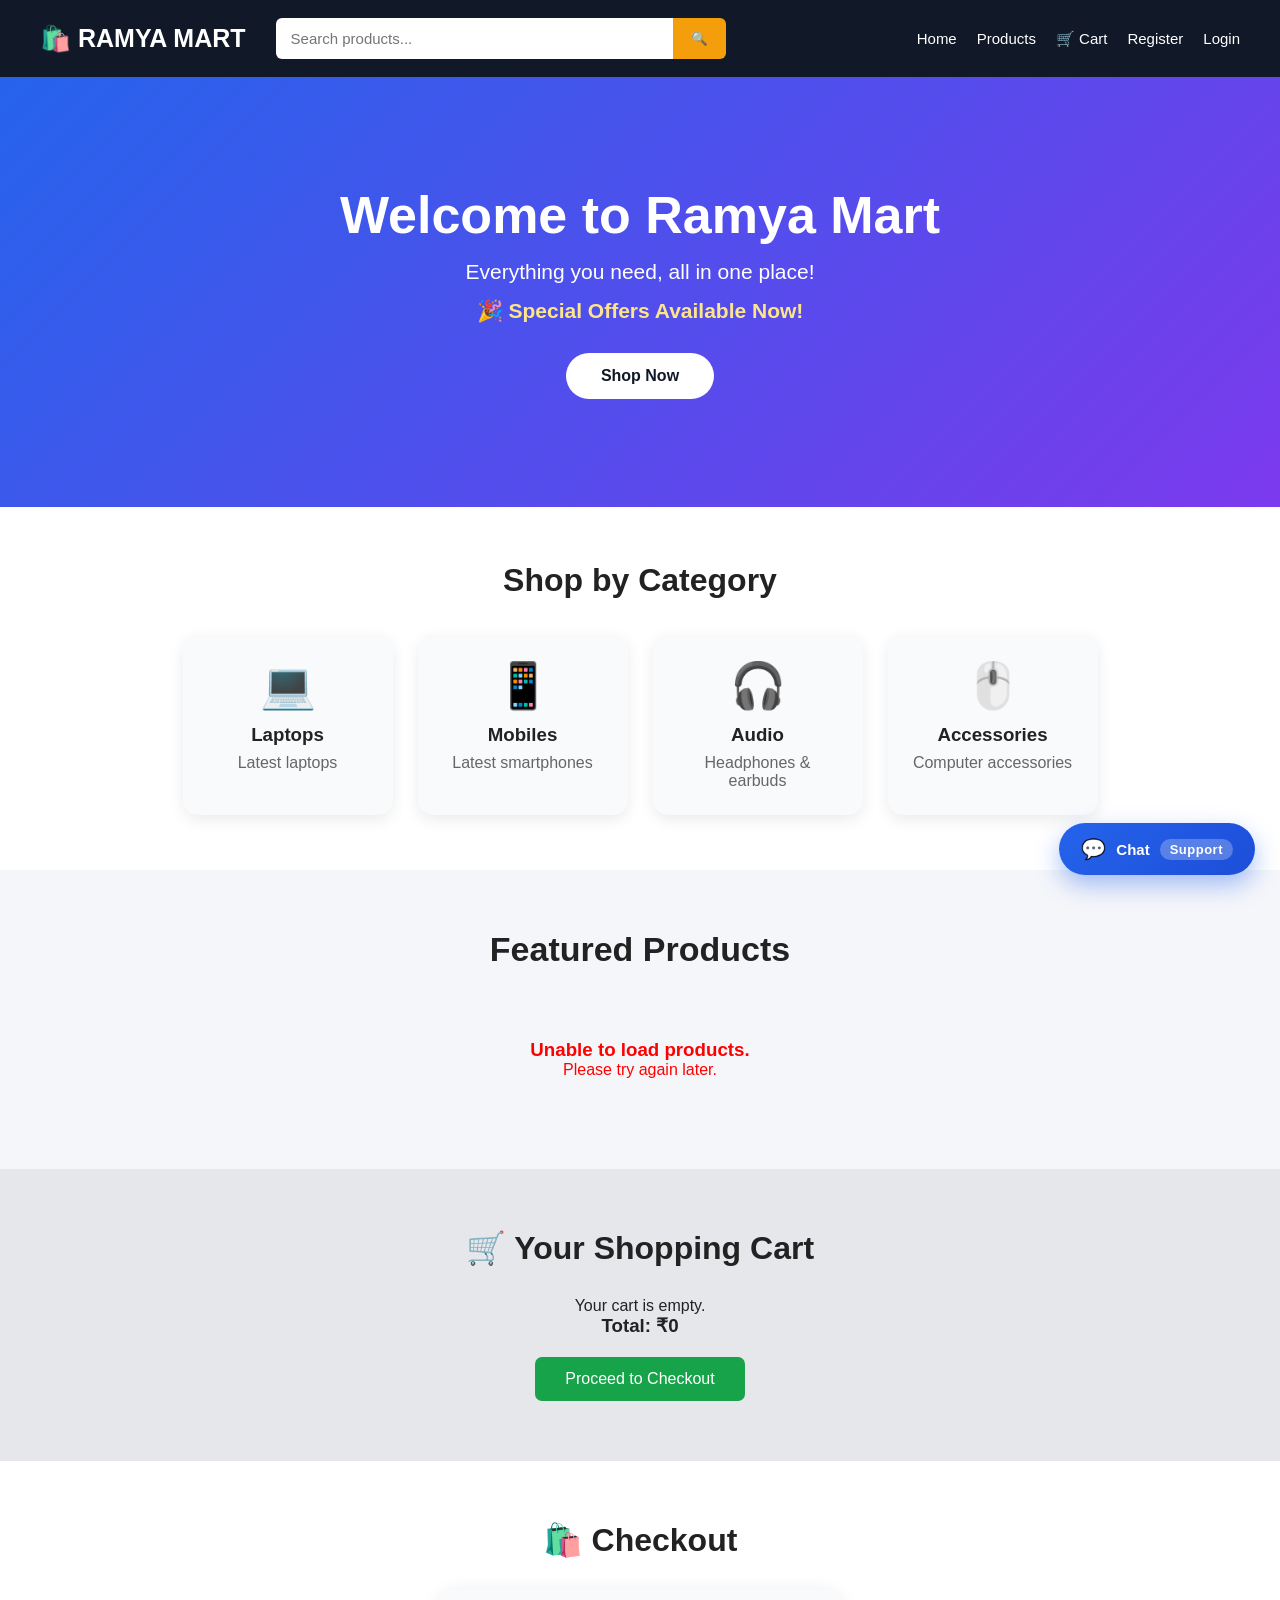
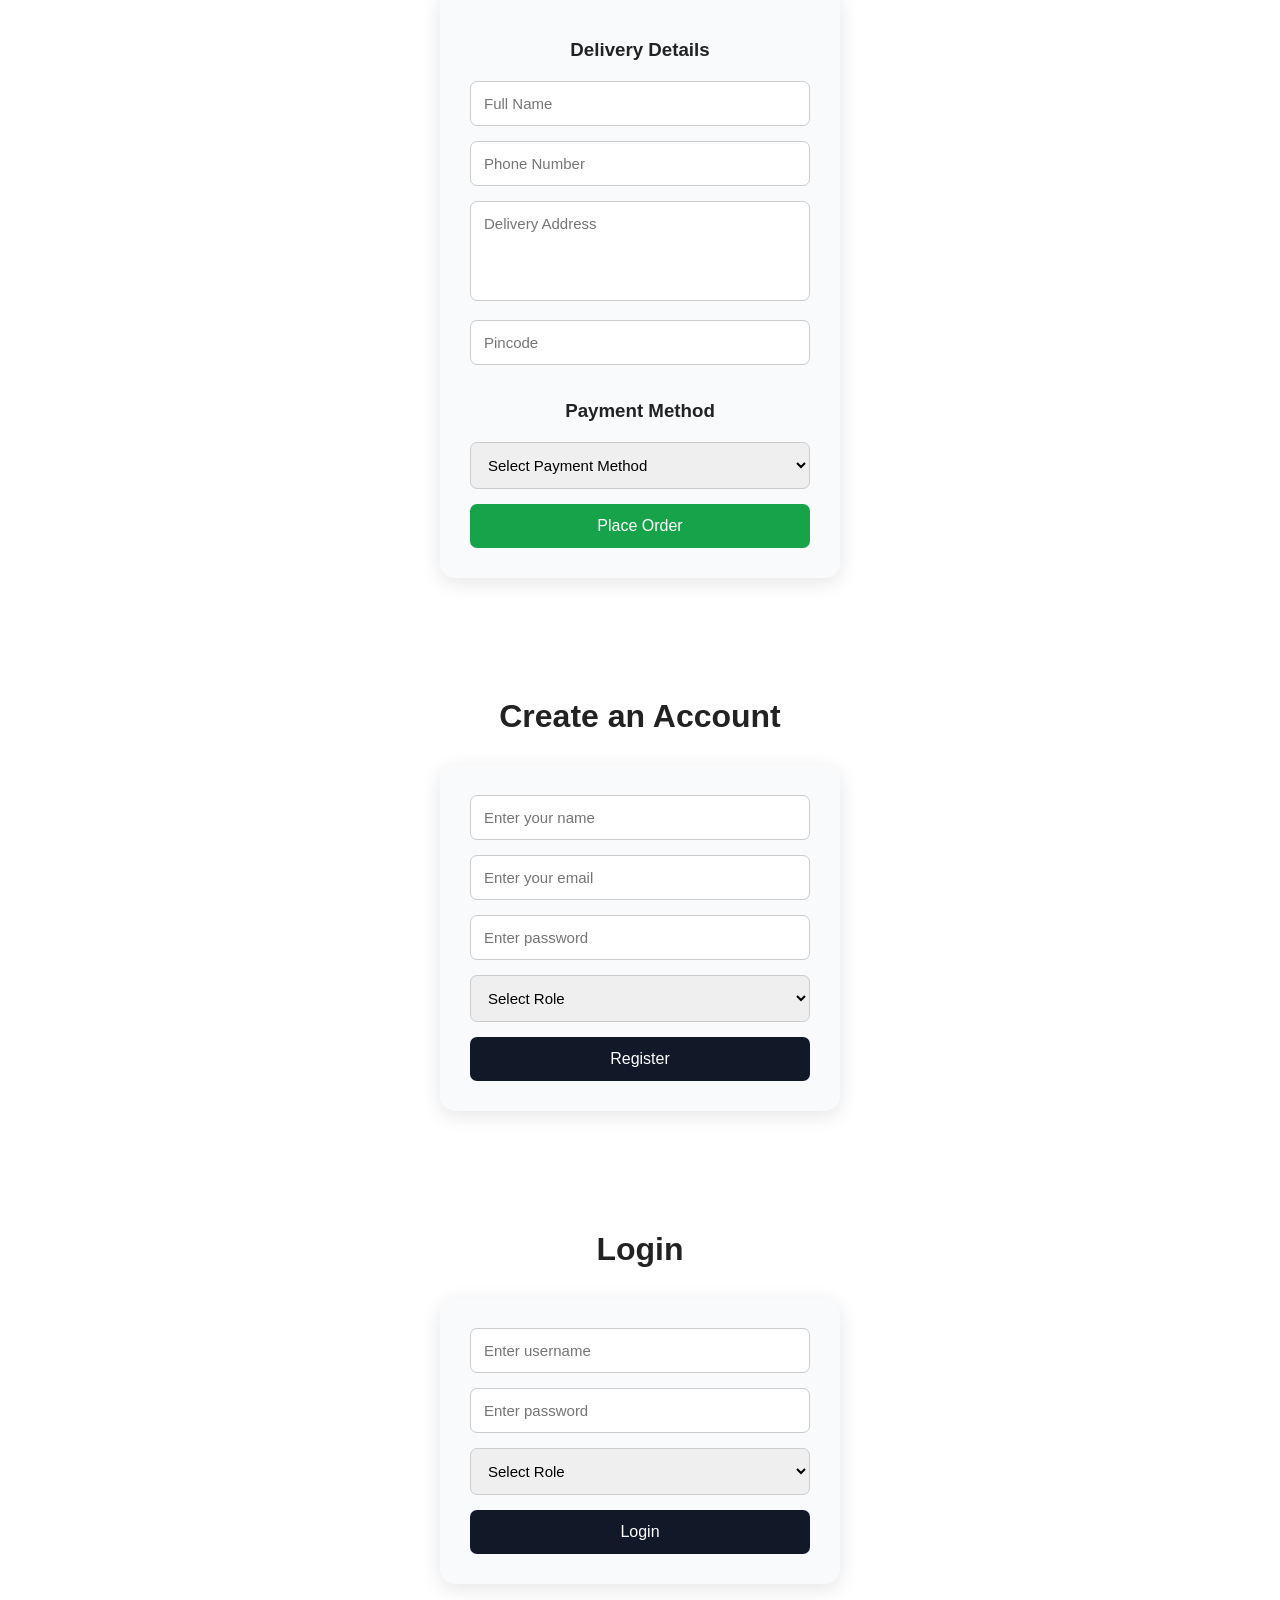
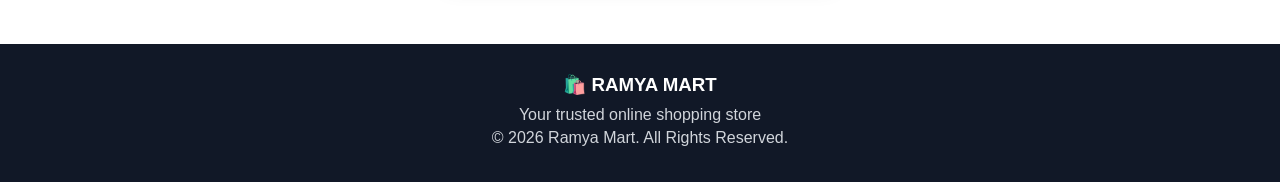
<file: frontend/index.html>
<!DOCTYPE html>
<html lang="en">

<head>
    <meta charset="UTF-8">
    <meta name="viewport" content="width=device-width, initial-scale=1.0">

    <title>Ramya Mart - Online Shopping</title>

    <link rel="stylesheet" href="style.css">
</head>

<body>

    <!-- ================= NAVIGATION ================= -->

    <header>

        <div class="logo">
            🛍️ RAMYA MART
        </div>

        <div class="search-box">

            <input
                type="text"
                id="searchInput"
                placeholder="Search products..."
            >

            <button onclick="searchProducts()">
                🔍
            </button>

        </div>

        <nav>

            <a href="#home">Home</a>

            <a href="#products">Products</a>

            <a href="#cart">🛒 Cart</a>

            <a href="#register">Register</a>

            <a href="#login">Login</a>

        </nav>

    </header>


    <!-- ================= HOME ================= -->

    <section id="home" class="hero">

        <div class="hero-content">

            <h1>
                Welcome to Ramya Mart
            </h1>

            <p>
                Everything you need, all in one place!
            </p>

            <p class="offer">
                🎉 Special Offers Available Now!
            </p>

            <a href="#products" class="shop-btn">
                Shop Now
            </a>

        </div>

    </section>


    <!-- ================= CATEGORIES ================= -->

    <section id="categories" class="categories">

        <h2>
            Shop by Category
        </h2>

        <div class="category-container">

            <div
                class="category-card"
                onclick="showCategory('Laptops')"
            >

                💻

                <h3>
                    Laptops
                </h3>

                <p>
                    Latest laptops
                </p>

            </div>


            <div
                class="category-card"
                onclick="showCategory('Mobiles')"
            >

                📱

                <h3>
                    Mobiles
                </h3>

                <p>
                    Latest smartphones
                </p>

            </div>


            <div
                class="category-card"
                onclick="showCategory('Audio')"
            >

                🎧

                <h3>
                    Audio
                </h3>

                <p>
                    Headphones & earbuds
                </p>

            </div>


            <div
                class="category-card"
                onclick="showCategory('Accessories')"
            >

                🖱️

                <h3>
                    Accessories
                </h3>

                <p>
                    Computer accessories
                </p>

            </div>

        </div>

    </section>


    <!-- ================= PRODUCTS ================= -->

    <section id="products" class="products">

        <h2>
            Featured Products
        </h2>

        <!-- IMPORTANT:
             JavaScript will load products here
        -->

        <div class="product-container">

            <p>
                Loading products...
            </p>

        </div>

    </section>


    <!-- ================= CART ================= -->

    <section id="cart" class="cart-section">

        <h2>
            🛒 Your Shopping Cart
        </h2>


        <div id="cart-items">

            <p>
                Your cart is empty.
            </p>

        </div>


        <h3 id="cart-total">
            Total: ₹0
        </h3>


        <button
            onclick="checkout()"
            class="checkout-btn"
        >
            Proceed to Checkout
        </button>

    </section>


    <!-- ================= CHECKOUT ================= -->

    <section
        id="checkout"
        class="checkout-section"
    >

        <h2>
            🛍️ Checkout
        </h2>


        <form
            onsubmit="placeOrder(event)"
        >

            <h3>
                Delivery Details
            </h3>


            <!-- CUSTOMER NAME -->

            <input
                type="text"
                id="customerName"
                placeholder="Full Name"
                required
            >


            <!-- PHONE -->

            <input
                type="tel"
                id="phone"
                placeholder="Phone Number"
                required
            >


            <!-- ADDRESS -->

            <textarea
                id="address"
                placeholder="Delivery Address"
                required
            ></textarea>


            <!-- PINCODE -->

            <input
                type="text"
                id="pincode"
                placeholder="Pincode"
                required
            >


            <h3>
                Payment Method
            </h3>


            <!-- PAYMENT -->

            <select
                id="paymentMethod"
                required
            >

                <option value="">
                    Select Payment Method
                </option>

                <option value="Cash on Delivery">
                    Cash on Delivery
                </option>

                <option value="UPI">
                    UPI
                </option>

                <option value="Card">
                    Credit / Debit Card
                </option>

            </select>


            <!-- PLACE ORDER -->

            <button
                type="submit"
            >
                Place Order
            </button>

        </form>

    </section>


    <!-- ================= REGISTER ================= -->

    <section
        id="register"
        class="form-section"
    >

        <h2>
            Create an Account
        </h2>


        <form
            onsubmit="registerUser(event)"
        >

            <input
                type="text"
                id="name"
                placeholder="Enter your name"
                required
            >


            <input
                type="email"
                id="email"
                placeholder="Enter your email"
                required
            >


            <input
                type="password"
                id="password"
                placeholder="Enter password"
                required
            >


            <select
                id="role"
                required
            >

                <option value="">
                    Select Role
                </option>

                <option value="Buyer">
                    Buyer
                </option>

                <option value="Seller">
                    Seller
                </option>

            </select>


            <button
                type="submit"
            >
                Register
            </button>

        </form>

    </section>


    <!-- ================= LOGIN ================= -->

    <section
        id="login"
        class="form-section"
    >

        <h2>
            Login
        </h2>


        <form
            onsubmit="loginUser(event)"
        >

            <input
                type="text"
                id="username"
                placeholder="Enter username"
                required
            >


            <input
                type="password"
                id="loginPassword"
                placeholder="Enter password"
                required
            >


            <select
                id="loginRole"
                required
            >

                <option value="">
                    Select Role
                </option>

                <option value="Buyer">
                    Buyer
                </option>

                <option value="Seller">
                    Seller
                </option>

                <option value="Admin">
                    Admin
                </option>

            </select>


            <button
                type="submit"
            >
                Login
            </button>

        </form>

    </section>


    <!-- ================= FOOTER ================= -->

    <footer>

        <h3>
            🛍️ RAMYA MART
        </h3>

        <p>
            Your trusted online shopping store
        </p>

        <p>
            © 2026 Ramya Mart. All Rights Reserved.
        </p>

    </footer>


    <!-- ================= CHAT BOX WIDGET ================= -->

    <div id="chatWidget" class="chat-widget">

        <!-- Floating Chat Button -->
        <button
            id="chatToggleBtn"
            class="chat-toggle-btn"
            type="button"
            onclick="toggleChat()"
            aria-label="Open Chat Support"
        >
            <span class="chat-icon">💬</span>
            <span>Chat</span>
            <span class="chat-badge">Support</span>
        </button>

        <!-- Chat Popup Window -->
        <div id="chatWindow" class="chat-window" style="display: none;">

            <div class="chat-header">
                <div class="chat-header-info">
                    <span class="chat-avatar">🛍️</span>
                    <div>
                        <h4>Ramya Mart Assistant</h4>
                        <span class="chat-status">
                            <span class="status-dot"></span> Online
                        </span>
                    </div>
                </div>

                <button
                    type="button"
                    class="chat-close-btn"
                    onclick="toggleChat()"
                    aria-label="Close Chat"
                >
                    ✕
                </button>
            </div>

            <div id="chatMessages" class="chat-messages">
                <div class="chat-msg bot-msg">
                    <div class="msg-bubble">
                        👋 Hi! Welcome to <strong>Ramya Mart</strong>! How can I assist you with your shopping today?
                    </div>
                    <span class="msg-time">Just now</span>
                </div>
            </div>

            <!-- Quick Suggestions -->
            <div class="chat-suggestions">
                <button type="button" class="suggestion-chip" onclick="sendQuickReply('What products do you have?')">🛍️ Products</button>
                <button type="button" class="suggestion-chip" onclick="sendQuickReply('Show laptops')">💻 Laptops</button>
                <button type="button" class="suggestion-chip" onclick="sendQuickReply('Show mobiles')">📱 Mobiles</button>
                <button type="button" class="suggestion-chip" onclick="sendQuickReply('What payment methods are supported?')">💳 Payments</button>
                <button type="button" class="suggestion-chip" onclick="sendQuickReply('How do I track my order?')">📦 Order Tracking</button>
                <button type="button" class="suggestion-chip" onclick="sendQuickReply('Contact customer support')">📞 Support</button>
            </div>

            <form id="chatForm" class="chat-input-area" onsubmit="handleChatSubmit(event)">
                <input
                    type="text"
                    id="chatInput"
                    placeholder="Type a message..."
                    autocomplete="off"
                    required
                >
                <button
                    type="submit"
                    id="chatSendBtn"
                    aria-label="Send message"
                >
                    ➤
                </button>
            </form>

        </div>

    </div>


    <!-- ================= JAVASCRIPT ================= -->

    <script src="script.js"></script>

</body>

</html>
</file>
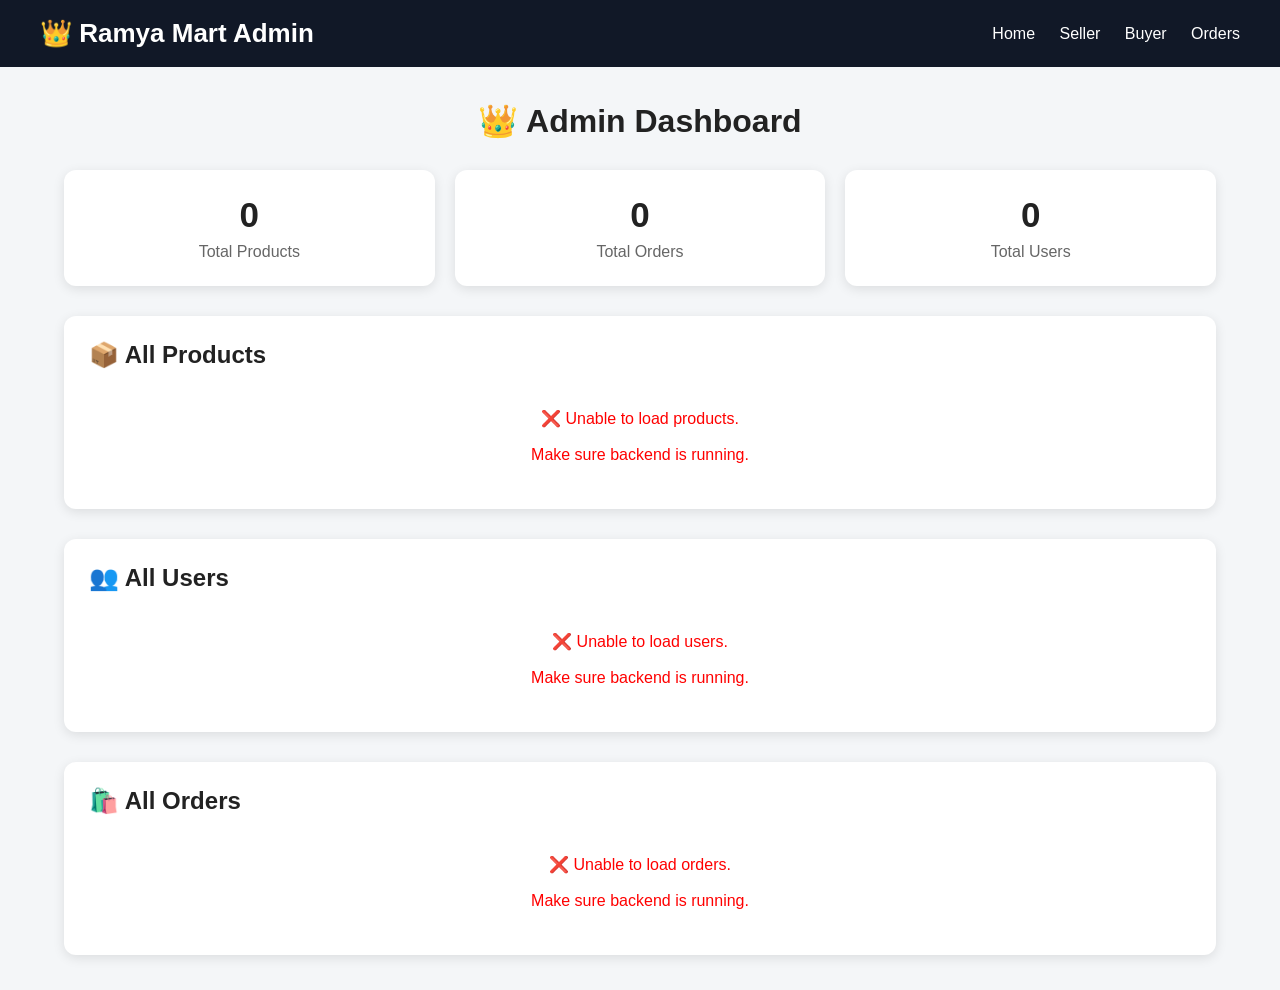
<file: frontend/admin.html>
<!DOCTYPE html>
<html lang="en">

<head>

    <meta charset="UTF-8">

    <meta name="viewport"
          content="width=device-width, initial-scale=1.0">

    <title>Admin Dashboard - Ramya Mart</title>

    <style>

        * {
            box-sizing: border-box;
            margin: 0;
            padding: 0;
            font-family: Arial, sans-serif;
        }

        body {
            background: #f4f6f8;
            color: #222;
        }

        header {
            background: #111827;
            color: white;
            padding: 18px 40px;

            display: flex;
            justify-content: space-between;
            align-items: center;
        }

        .logo {
            font-size: 26px;
            font-weight: bold;
        }

        nav a {
            color: white;
            text-decoration: none;
            margin-left: 20px;
        }

        nav a:hover {
            color: #60a5fa;
        }

        .container {
            width: 90%;
            max-width: 1200px;
            margin: 35px auto;
        }

        h1 {
            text-align: center;
            margin-bottom: 30px;
        }

        .section {
            background: white;
            padding: 25px;
            border-radius: 12px;

            box-shadow:
                0 3px 12px rgba(0,0,0,0.1);

            margin-bottom: 30px;
        }

        .section h2 {
            margin-bottom: 20px;
        }

        .stats {
            display: grid;

            grid-template-columns:
                repeat(auto-fit, minmax(200px, 1fr));

            gap: 20px;

            margin-bottom: 30px;
        }

        .stat-card {
            background: white;

            padding: 25px;

            border-radius: 12px;

            text-align: center;

            box-shadow:
                0 3px 12px rgba(0,0,0,0.1);
        }

        .stat-card h2 {
            font-size: 35px;
            margin-bottom: 8px;
        }

        .stat-card p {
            color: #666;
        }

        .table-container {
            overflow-x: auto;
        }

        table {
            width: 100%;
            border-collapse: collapse;
        }

        th,
        td {
            padding: 12px;
            border-bottom: 1px solid #ddd;
            text-align: left;
        }

        th {
            background: #111827;
            color: white;
        }

        tr:hover {
            background: #f9fafb;
        }

        .delete-btn {
            background: #dc2626;
            color: white;

            border: none;

            padding: 8px 12px;

            border-radius: 6px;

            cursor: pointer;
        }

        .delete-btn:hover {
            background: #b91c1c;
        }

        .status-select {
            padding: 8px;

            border: 1px solid #ccc;

            border-radius: 6px;

            background: white;

            cursor: pointer;
        }

        .update-btn {
            background: #2563eb;
            color: white;

            border: none;

            padding: 8px 12px;

            border-radius: 6px;

            cursor: pointer;

            margin-left: 5px;
        }

        .update-btn:hover {
            background: #1d4ed8;
        }

        .loading {
            text-align: center;
            padding: 20px;
        }

        .error {
            color: red;
            text-align: center;
            padding: 20px;
        }

        .user-role {
            padding: 5px 10px;

            border-radius: 12px;

            background: #e5e7eb;
        }

    </style>

</head>


<body>


<header>

    <div class="logo">
        👑 Ramya Mart Admin
    </div>

    <nav>

        <a href="index.html">
            Home
        </a>

        <a href="seller.html">
            Seller
        </a>

        <a href="buyer.html">
            Buyer
        </a>

        <a href="orders.html">
            Orders
        </a>

    </nav>

</header>


<div class="container">


    <h1>
        👑 Admin Dashboard
    </h1>


    <!-- =====================================
         STATISTICS
    ====================================== -->

    <div class="stats">


        <div class="stat-card">

            <h2 id="productCount">
                0
            </h2>

            <p>
                Total Products
            </p>

        </div>


        <div class="stat-card">

            <h2 id="orderCount">
                0
            </h2>

            <p>
                Total Orders
            </p>

        </div>


        <div class="stat-card">

            <h2 id="userCount">
                0
            </h2>

            <p>
                Total Users
            </p>

        </div>


    </div>


    <!-- =====================================
         PRODUCTS
    ====================================== -->

    <div class="section">

        <h2>
            📦 All Products
        </h2>

        <div
            id="productsContainer"
            class="table-container">

            <div class="loading">
                Loading products...
            </div>

        </div>

    </div>


    <!-- =====================================
         USERS
    ====================================== -->

    <div class="section">

        <h2>
            👥 All Users
        </h2>

        <div
            id="usersContainer"
            class="table-container">

            <div class="loading">
                Loading users...
            </div>

        </div>

    </div>


    <!-- =====================================
         ORDERS
    ====================================== -->

    <div class="section">

        <h2>
            🛍️ All Orders
        </h2>

        <div
            id="ordersContainer"
            class="table-container">

            <div class="loading">
                Loading orders...
            </div>

        </div>

    </div>


</div>


<script>

const API_BASE = (window.location.hostname === "localhost" || window.location.hostname === "127.0.0.1")
    ? (window.location.port === "8080" ? "/api" : "http://localhost:8080/api")
    : (window.location.hostname === "ramyamart-backend.onrender.com" ? "/api" : "https://ramyamart-backend.onrender.com/api");

// =====================================
// LOAD PRODUCTS
// =====================================

async function loadProducts() {

    const container =
        document.getElementById(
            "productsContainer"
        );

    try {

        const response =
            await fetch(
                `${API_BASE}/products`
            );

        if (!response.ok) {

            throw new Error(
                "Products loading failed"
            );
        }

        const products =
            await response.json();


        document.getElementById(
            "productCount"
        ).innerText =
            products.length;


        if (products.length === 0) {

            container.innerHTML =
                "<p>No products available.</p>";

            return;
        }


        let table = `

            <table>

                <tr>

                    <th>ID</th>

                    <th>Product</th>

                    <th>Brand</th>

                    <th>Category</th>

                    <th>Price</th>

                    <th>Stock</th>

                    <th>Action</th>

                </tr>

        `;


        products.forEach(
            function(product) {

                table += `

                    <tr>

                        <td>
                            ${product.id}
                        </td>

                        <td>
                            ${product.name}
                        </td>

                        <td>
                            ${product.brand || "N/A"}
                        </td>

                        <td>
                            ${product.category}
                        </td>

                        <td>
                            ₹${Number(
                                product.price
                            ).toLocaleString("en-IN")}
                        </td>

                        <td>
                            ${product.stock}
                        </td>

                        <td>

                            <button
                                class="delete-btn"
                                onclick="
                                    deleteProduct(
                                        ${product.id}
                                    )
                                "
                            >
                                🗑️ Delete
                            </button>

                        </td>

                    </tr>

                `;

            }
        );


        table += `
            </table>
        `;


        container.innerHTML =
            table;

    }
    catch (error) {

        console.error(error);

        container.innerHTML = `

            <div class="error">

                ❌ Unable to load products.

                <br><br>

                Make sure backend is running.

            </div>

        `;

    }

}



// =====================================
// DELETE PRODUCT
// =====================================

async function deleteProduct(id) {

    const confirmDelete =
        confirm(
            "Are you sure you want to delete this product?"
        );


    if (!confirmDelete) {
        return;
    }


    try {

        const response =
            await fetch(
                `${API_BASE}/products/${id}`,
                {
                    method: "DELETE"
                }
            );


        const message =
            await response.text();


        if (response.ok) {

            alert(
                "🗑️ " + message
            );

            loadProducts();

        }
        else {

            alert(
                "❌ " + message
            );

        }

    }
    catch (error) {

        console.error(error);

        alert(
            "❌ Backend is not connected!"
        );

    }

}



// =====================================
// LOAD USERS
// =====================================

async function loadUsers() {

    const container =
        document.getElementById(
            "usersContainer"
        );

    try {

        const response =
            await fetch(
                `${API_BASE}/users`
            );


        if (!response.ok) {

            throw new Error(
                "Users loading failed"
            );

        }


        const users =
            await response.json();


        document.getElementById(
            "userCount"
        ).innerText =
            users.length;


        if (users.length === 0) {

            container.innerHTML =
                "<p>No users registered.</p>";

            return;
        }


        let table = `

            <table>

                <tr>

                    <th>ID</th>

                    <th>Username</th>

                    <th>Email</th>

                    <th>Role</th>

                </tr>

        `;


        users.forEach(
            function(user) {

                table += `

                    <tr>

                        <td>
                            ${user.id}
                        </td>

                        <td>
                            ${user.username}
                        </td>

                        <td>
                            ${user.email || "N/A"}
                        </td>

                        <td>

                            <span class="user-role">

                                ${user.role}

                            </span>

                        </td>

                    </tr>

                `;

            }
        );


        table += `
            </table>
        `;


        container.innerHTML =
            table;

    }
    catch (error) {

        console.error(error);

        container.innerHTML = `

            <div class="error">

                ❌ Unable to load users.

                <br><br>

                Make sure backend is running.

            </div>

        `;

    }

}



// =====================================
// LOAD ORDERS
// =====================================

async function loadOrders() {

    const container =
        document.getElementById(
            "ordersContainer"
        );


    try {

        const response =
            await fetch(
                `${API_BASE}/orders`
            );


        if (!response.ok) {

            throw new Error(
                "Orders loading failed"
            );

        }


        const orders =
            await response.json();


        document.getElementById(
            "orderCount"
        ).innerText =
            orders.length;


        if (orders.length === 0) {

            container.innerHTML =
                "<p>No orders available.</p>";

            return;
        }


        let table = `

            <table>

                <tr>

                    <th>
                        Order ID
                    </th>

                    <th>
                        Customer
                    </th>

                    <th>
                        Product
                    </th>

                    <th>
                        Price
                    </th>

                    <th>
                        Quantity
                    </th>

                    <th>
                        Payment
                    </th>

                    <th>
                        Status
                    </th>

                </tr>

        `;


        orders.forEach(
            function(order) {

                table += `

                    <tr>

                        <td>
                            #${order.id}
                        </td>

                        <td>
                            ${order.customerName}
                        </td>

                        <td>
                            ${order.productName}
                        </td>

                        <td>
                            ₹${Number(
                                order.price
                            ).toLocaleString("en-IN")}
                        </td>

                        <td>
                            ${order.quantity}
                        </td>

                        <td>
                            ${order.paymentMethod}
                        </td>

                        <td>

                            <select
                                id="status-${order.id}"
                                class="status-select"
                            >

                                <option value="Order Placed">
                                    Order Placed
                                </option>

                                <option value="Confirmed">
                                    Confirmed
                                </option>

                                <option value="Shipped">
                                    Shipped
                                </option>

                                <option value="Out for Delivery">
                                    Out for Delivery
                                </option>

                                <option value="Delivered">
                                    Delivered
                                </option>

                                <option value="Cancelled">
                                    Cancelled
                                </option>

                            </select>


                            <button
                                class="update-btn"
                                onclick="
                                    updateOrderStatus(
                                        ${order.id}
                                    )
                                "
                            >
                                Save
                            </button>

                        </td>

                    </tr>

                `;

            }
        );


        table += `
            </table>
        `;


        container.innerHTML =
            table;


        // Set current status
        orders.forEach(
            function(order) {

                const select =
                    document.getElementById(
                        "status-" + order.id
                    );


                if (select) {

                    select.value =
                        order.status ||
                        "Order Placed";

                }

            }
        );

    }
    catch (error) {

        console.error(error);

        container.innerHTML = `

            <div class="error">

                ❌ Unable to load orders.

                <br><br>

                Make sure backend is running.

            </div>

        `;

    }

}



// =====================================
// UPDATE ORDER STATUS
// =====================================

async function updateOrderStatus(id) {

    const select =
        document.getElementById(
            "status-" + id
        );


    if (!select) {

        alert(
            "Status selector not found!"
        );

        return;
    }


    const status =
        select.value;


    try {

        const response =
            await fetch(
                `${API_BASE}/orders/${id}/status?status=`
                + encodeURIComponent(status),
                {
                    method: "PUT"
                }
            );


        if (!response.ok) {

            const error =
                await response.text();

            alert(
                "❌ Status update failed!\n\n"
                + error
            );

            return;
        }


        alert(
            "✅ Order status updated to: "
            + status
        );


        loadOrders();

    }
    catch (error) {

        console.error(error);

        alert(
            "❌ Backend is not connected!"
        );

    }

}



// =====================================
// PAGE LOAD
// =====================================

document.addEventListener(
    "DOMContentLoaded",
    function() {

        loadProducts();

        loadUsers();

        loadOrders();

    }
);


</script>


</body>

</html>
</file>
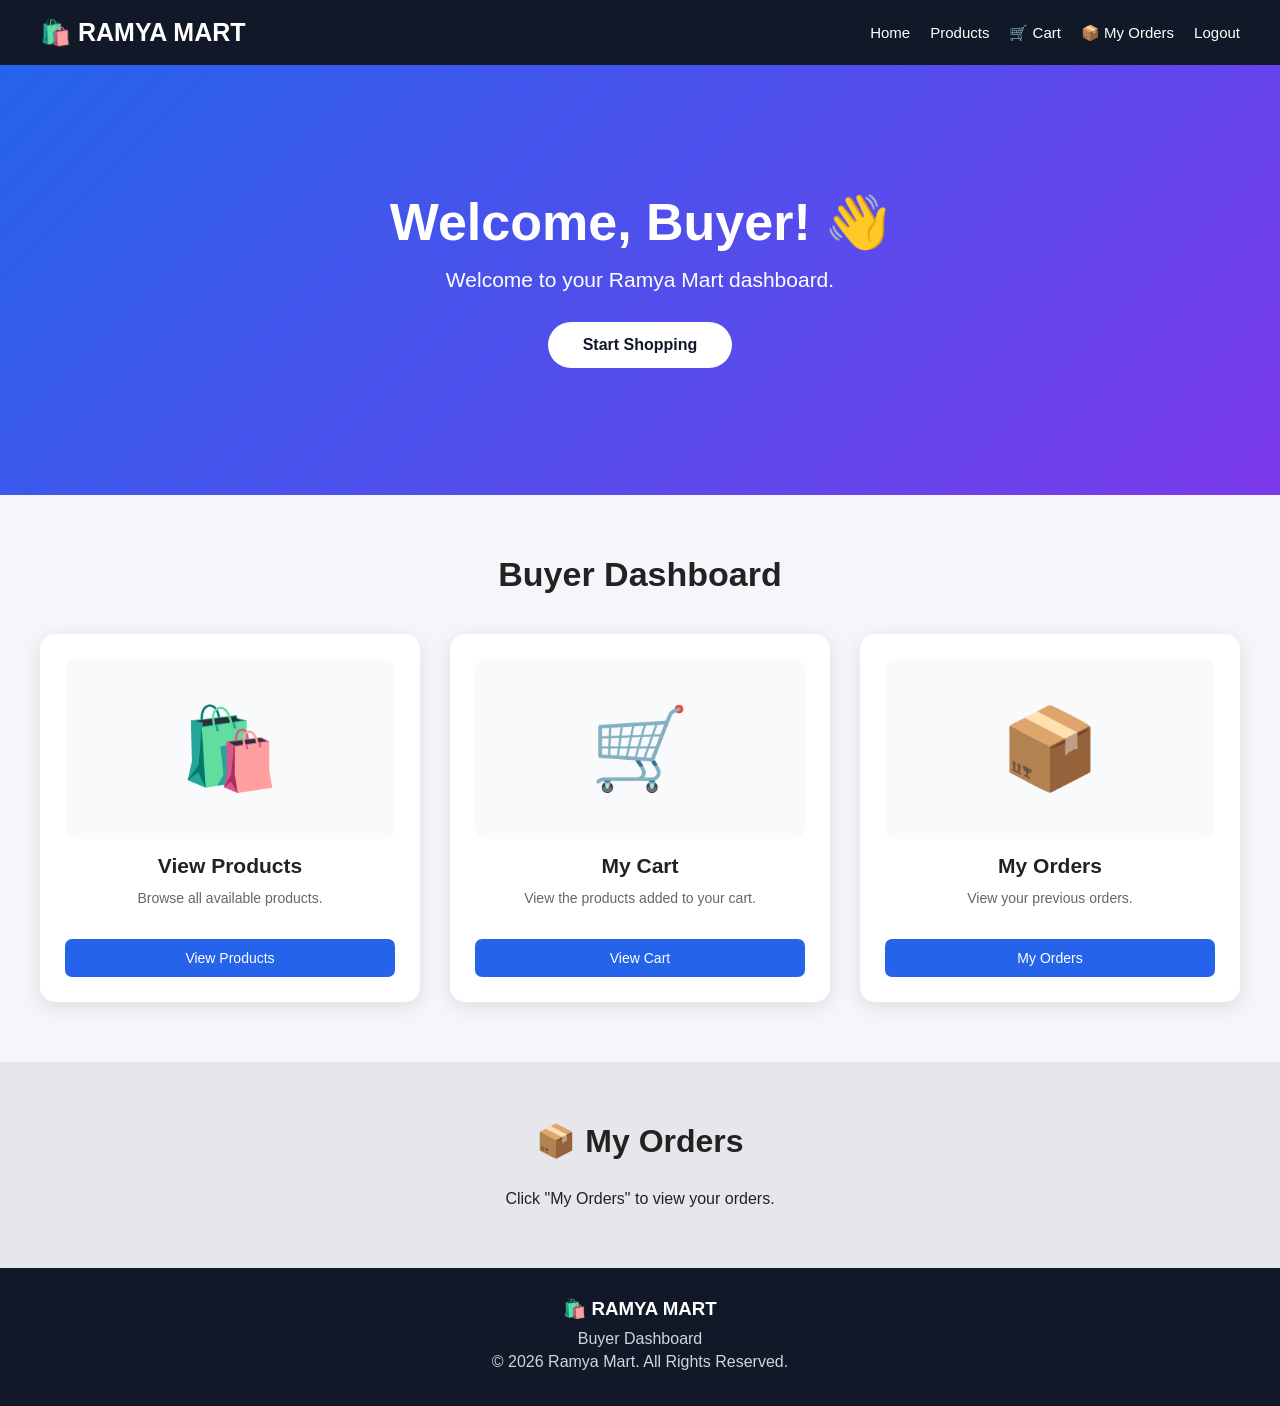
<file: frontend/buyer.html>
<!DOCTYPE html>
<html lang="en">

<head>
    <meta charset="UTF-8">
    <meta name="viewport" content="width=device-width, initial-scale=1.0">

    <title>Ramya Mart - Buyer Dashboard</title>

    <link rel="stylesheet" href="style.css">
</head>

<body>

    <!-- NAVIGATION -->

    <header>

        <div class="logo">
            🛍️ RAMYA MART
        </div>

        <nav>
            <a href="index.html">Home</a>
            <a href="index.html#products">Products</a>
            <a href="index.html#cart">🛒 Cart</a>
            <a href="#" onclick="viewOrders()">📦 My Orders</a>
            <a href="#" onclick="logout()">Logout</a>
        </nav>

    </header>


    <!-- BUYER DASHBOARD -->

    <section class="hero">

        <div class="hero-content">

            <h1>Welcome, Buyer! 👋</h1>

            <p>
                Welcome to your Ramya Mart dashboard.
            </p>

            <a href="index.html#products" class="shop-btn">
                Start Shopping
            </a>

        </div>

    </section>


    <!-- DASHBOARD OPTIONS -->

    <section class="products">

        <h2>Buyer Dashboard</h2>

        <div class="product-container">

            <!-- VIEW PRODUCTS -->

            <div class="product-card">

                <div class="product-image">
                    🛍️
                </div>

                <h3>View Products</h3>

                <p>
                    Browse all available products.
                </p>

                <button onclick="window.location.href='index.html#products'">
                    View Products
                </button>

            </div>


            <!-- MY CART -->

            <div class="product-card">

                <div class="product-image">
                    🛒
                </div>

                <h3>My Cart</h3>

                <p>
                    View the products added to your cart.
                </p>

                <button onclick="window.location.href='index.html#cart'">
                    View Cart
                </button>

            </div>


            <!-- MY ORDERS -->

            <div class="product-card">

                <div class="product-image">
                    📦
                </div>

                <h3>My Orders</h3>

                <p>
                    View your previous orders.
                </p>

                <button onclick="viewOrders()">
                    My Orders
                </button>

            </div>

        </div>

    </section>


    <!-- ORDERS SECTION -->

    <section id="orders" class="cart-section">

        <h2>📦 My Orders</h2>

        <div id="orders-container">

            <p>Click "My Orders" to view your orders.</p>

        </div>

    </section>


    <!-- FOOTER -->

    <footer>

        <h3>
            🛍️ RAMYA MART
        </h3>

        <p>
            Buyer Dashboard
        </p>

        <p>
            © 2026 Ramya Mart. All Rights Reserved.
        </p>

    </footer>


    <!-- JAVASCRIPT -->

    <script>

        const API_BASE = (window.location.hostname === "localhost" || window.location.hostname === "127.0.0.1")
            ? (window.location.port === "8080" ? "/api" : "http://localhost:8080/api")
            : (window.location.hostname === "ramyamart-backend.onrender.com" ? "/api" : "https://ramyamart-backend.onrender.com/api");

        // =========================
        // VIEW ORDERS
        // =========================

        async function viewOrders() {

            const ordersContainer =
                document.getElementById("orders-container");

            ordersContainer.innerHTML =
                "<p>Loading your orders... ⏳</p>";

            try {

                const response =
                    await fetch(`${API_BASE}/orders`);

                if (!response.ok) {

                    throw new Error("Failed to load orders");

                }

                const orders = await response.json();


                // No orders

                if (orders.length === 0) {

                    ordersContainer.innerHTML =
                        "<p>You have no orders yet. 📦</p>";

                    document.getElementById("orders")
                        .scrollIntoView();

                    return;
                }


                // Display orders

                ordersContainer.innerHTML = "";


                orders.forEach((order) => {

                    const orderCard =
                        document.createElement("div");

                    orderCard.className = "product-card";

                    orderCard.innerHTML = `

                        <div class="product-image">
                            📦
                        </div>

                        <h3>${order.productName}</h3>

                        <p>
                            Order ID: #${order.id}
                        </p>

                        <p>
                            Quantity: ${order.quantity}
                        </p>

                        <p>
                            Price: ₹${order.price.toLocaleString("en-IN")}
                        </p>

                        <p>
                            Payment: ${order.paymentMethod}
                        </p>

                        <p>
                            Delivery Address:
                            ${order.address}
                        </p>

                        <h4>
                            Status: ${order.status}
                        </h4>

                    `;

                    ordersContainer.appendChild(orderCard);

                });


                // Scroll to orders

                document.getElementById("orders")
                    .scrollIntoView({
                        behavior: "smooth"
                    });

            }

            catch (error) {

                console.error(error);

                ordersContainer.innerHTML = `
                    <p>
                        Unable to load orders.
                        Please make sure the backend is running.
                    </p>
                `;

            }

        }


        // =========================
        // LOGOUT
        // =========================

        function logout() {

            alert("Logged out successfully!");

            window.location.href =
                "index.html#login";

        }

    </script>

</body>

</html>
</file>
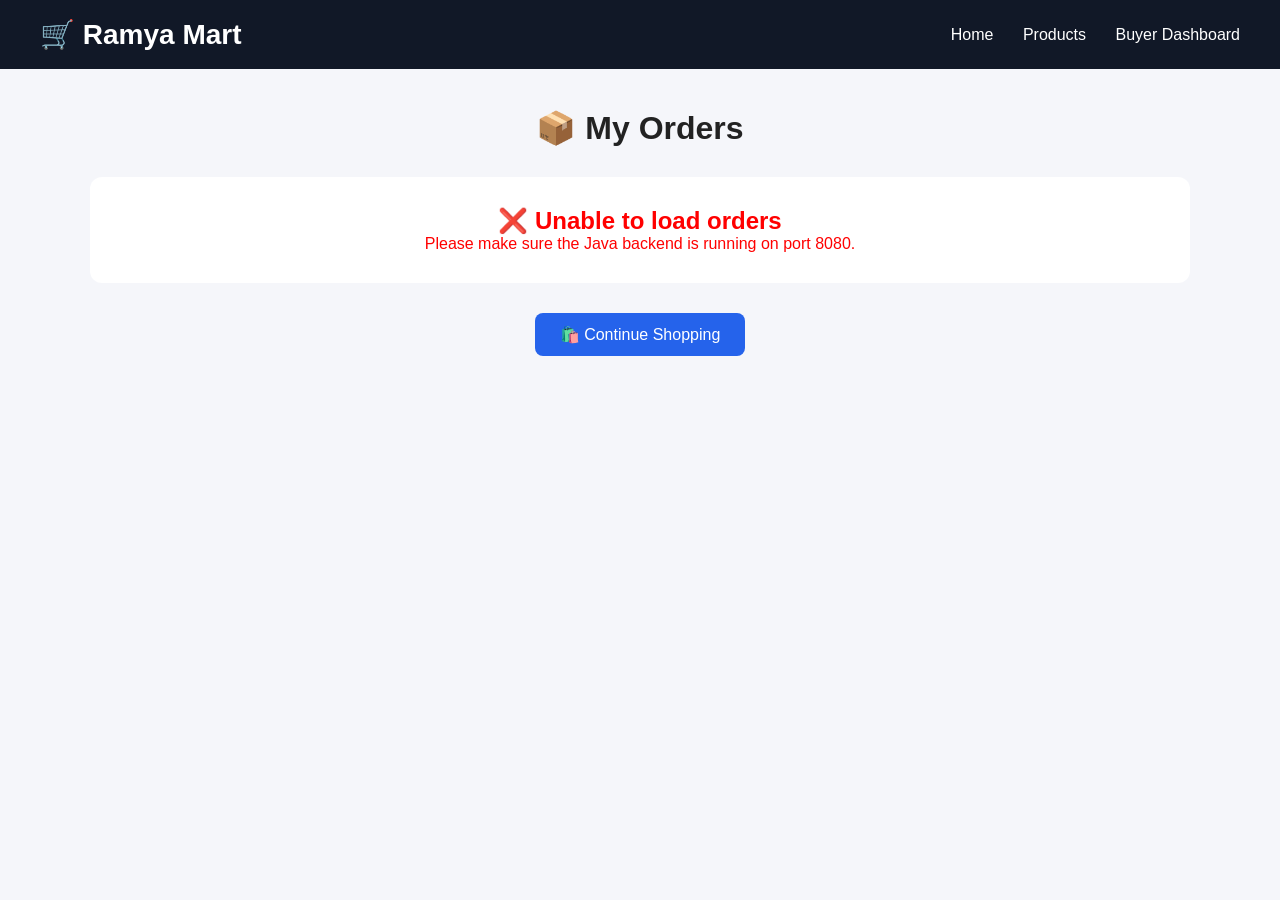
<file: frontend/orders.html>
<!DOCTYPE html>
<html lang="en">
<head>
    <meta charset="UTF-8">
    <meta name="viewport" content="width=device-width, initial-scale=1.0">

    <title>My Orders - Ramya Mart</title>

    <style>
        * {
            box-sizing: border-box;
            margin: 0;
            padding: 0;
            font-family: Arial, sans-serif;
        }

        body {
            background: #f5f6fa;
            color: #222;
        }

        header {
            background: #111827;
            color: white;
            padding: 18px 40px;
            display: flex;
            justify-content: space-between;
            align-items: center;
        }

        .logo {
            font-size: 28px;
            font-weight: bold;
        }

        nav a {
            color: white;
            text-decoration: none;
            margin-left: 25px;
            font-size: 16px;
        }

        nav a:hover {
            color: #60a5fa;
        }

        .container {
            width: 90%;
            max-width: 1100px;
            margin: 40px auto;
        }

        h1 {
            text-align: center;
            margin-bottom: 30px;
        }

        #ordersContainer {
            display: flex;
            flex-direction: column;
            gap: 20px;
        }

        .order-card {
            background: white;
            padding: 25px;
            border-radius: 12px;
            box-shadow: 0 3px 12px rgba(0,0,0,0.1);
        }

        .order-card h2 {
            margin-bottom: 15px;
            color: #111827;
        }

        .order-card p {
            margin: 8px 0;
            font-size: 16px;
        }

        .status {
            display: inline-block;
            background: #16a34a;
            color: white;
            padding: 7px 14px;
            border-radius: 20px;
            margin-top: 10px;
        }

        .back-btn {
            display: block;
            width: fit-content;
            margin: 30px auto;
            padding: 12px 25px;
            background: #2563eb;
            color: white;
            text-decoration: none;
            border-radius: 8px;
        }

        .back-btn:hover {
            background: #1d4ed8;
        }

        .loading {
            text-align: center;
            font-size: 20px;
        }

        .empty {
            text-align: center;
            background: white;
            padding: 40px;
            border-radius: 12px;
        }

        .error {
            text-align: center;
            color: red;
            background: white;
            padding: 30px;
            border-radius: 12px;
        }
    </style>
</head>

<body>

<header>

    <div class="logo">
        🛒 Ramya Mart
    </div>

    <nav>
        <a href="index.html">Home</a>
        <a href="index.html#products">Products</a>
        <a href="buyer.html">Buyer Dashboard</a>
    </nav>

</header>


<div class="container">

    <h1>📦 My Orders</h1>

    <div id="ordersContainer">
        <div class="loading">
            Loading your orders...
        </div>
    </div>

    <a href="index.html" class="back-btn">
        🛍️ Continue Shopping
    </a>

</div>


<script>

const API_BASE = (window.location.hostname === "localhost" || window.location.hostname === "127.0.0.1")
    ? (window.location.port === "8080" ? "/api" : "http://localhost:8080/api")
    : (window.location.hostname === "ramyamart-backend.onrender.com" ? "/api" : "https://ramyamart-backend.onrender.com/api");

async function loadOrders() {

    const container =
        document.getElementById("ordersContainer");

    try {

        const response =
            await fetch(`${API_BASE}/orders`);

        if (!response.ok) {
            throw new Error("Unable to load orders");
        }

        const orders =
            await response.json();

        container.innerHTML = "";

        if (orders.length === 0) {

            container.innerHTML = `
                <div class="empty">

                    <h2>📦 No Orders Yet</h2>

                    <p>
                        You haven't placed any orders.
                    </p>

                </div>
            `;

            return;
        }


        orders.forEach(function(order) {

            const orderCard =
                document.createElement("div");

            orderCard.className =
                "order-card";


            orderCard.innerHTML = `

                <h2>
                    🧾 Order #${order.id}
                </h2>

                <p>
                    <strong>Product:</strong>
                    ${order.productName}
                </p>

                <p>
                    <strong>Price:</strong>
                    ₹${Number(order.price).toLocaleString("en-IN")}
                </p>

                <p>
                    <strong>Quantity:</strong>
                    ${order.quantity}
                </p>

                <p>
                    <strong>Total:</strong>
                    ₹${(
                        Number(order.price) *
                        Number(order.quantity)
                    ).toLocaleString("en-IN")}
                </p>

                <p>
                    <strong>Customer:</strong>
                    ${order.customerName}
                </p>

                <p>
                    <strong>Phone:</strong>
                    ${order.phone}
                </p>

                <p>
                    <strong>Address:</strong>
                    ${order.address}
                </p>

                <p>
                    <strong>Pincode:</strong>
                    ${order.pincode}
                </p>

                <p>
                    <strong>Payment:</strong>
                    ${order.paymentMethod}
                </p>

                <span class="status">
                    ${order.status}
                </span>

            `;

            container.appendChild(orderCard);

        });

    }
    catch (error) {

        console.error(error);

        container.innerHTML = `

            <div class="error">

                <h2>❌ Unable to load orders</h2>

                <p>
                    Please make sure the Java backend
                    is running on port 8080.
                </p>

            </div>

        `;
    }
}


loadOrders();

</script>

</body>
</html>
</file>
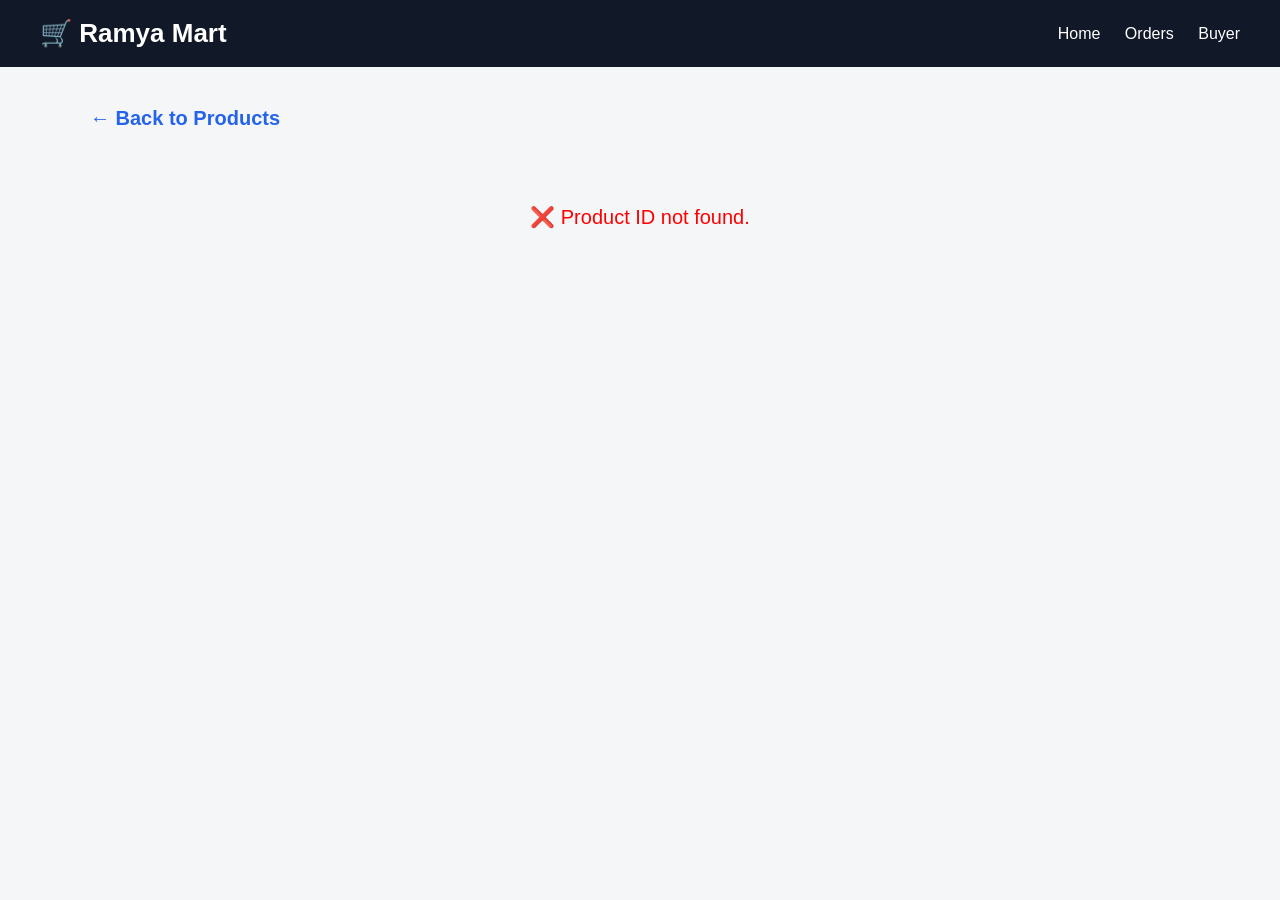
<file: frontend/product-details.html>
<!DOCTYPE html>
<html lang="en">

<head>

    <meta charset="UTF-8">

    <meta
        name="viewport"
        content="width=device-width, initial-scale=1.0"
    >

    <title>Product Details - Ramya Mart</title>


    <style>

        * {
            box-sizing: border-box;
            margin: 0;
            padding: 0;
            font-family: Arial, sans-serif;
        }


        body {
            background: #f4f6f8;
            color: #222;
        }


        /* =========================
           HEADER
        ========================= */

        header {
            background: #111827;
            color: white;
            padding: 18px 40px;

            display: flex;
            justify-content: space-between;
            align-items: center;
        }


        .logo {
            font-size: 26px;
            font-weight: bold;
        }


        nav a {
            color: white;
            text-decoration: none;
            margin-left: 20px;
            font-size: 16px;
        }


        nav a:hover {
            color: #60a5fa;
        }


        /* =========================
           MAIN CONTAINER
        ========================= */

        .container {
            width: 90%;
            max-width: 1100px;
            margin: 40px auto;
        }


        /* =========================
           BACK BUTTON
        ========================= */

        .back-btn {
            display: inline-block;

            margin-bottom: 25px;

            text-decoration: none;

            color: #2563eb;

            font-size: 20px;

            font-weight: bold;
        }


        .back-btn:hover {
            text-decoration: underline;
        }


        /* =========================
           PRODUCT DETAILS
        ========================= */

        .product-details {

            background: white;

            padding: 35px;

            border-radius: 15px;

            display: grid;

            grid-template-columns: 1fr 1fr;

            gap: 40px;

            box-shadow:
                0 4px 15px
                rgba(0, 0, 0, 0.10);
        }


        /* =========================
           PRODUCT IMAGE
        ========================= */

        .product-image {

            display: flex;

            align-items: center;

            justify-content: center;
        }


        .product-image img {

            width: 100%;

            max-height: 450px;

            object-fit: contain;

            border-radius: 12px;
        }


        /* =========================
           PRODUCT INFO
        ========================= */

        .product-info h1 {

            font-size: 38px;

            margin-bottom: 15px;
        }


        .brand {

            color: #666;

            font-size: 18px;

            margin-bottom: 15px;
        }


        .rating {

            margin: 15px 0;

            font-size: 22px;
        }


        .price {

            font-size: 32px;

            font-weight: bold;

            margin: 20px 0;

            color: #111827;
        }


        .description {

            line-height: 1.7;

            color: #555;

            font-size: 18px;

            margin-bottom: 20px;
        }


        .stock {

            font-size: 18px;

            font-weight: bold;

            margin-bottom: 25px;
        }


        /* =========================
           BUTTONS
        ========================= */

        button {

            padding: 14px 24px;

            border: none;

            border-radius: 8px;

            cursor: pointer;

            font-size: 16px;

            margin-right: 10px;

            margin-bottom: 10px;
        }


        button:hover {

            opacity: 0.9;

            transform: translateY(-1px);
        }


        .cart-btn {

            background: #f59e0b;

            color: white;
        }


        .buy-btn {

            background: #16a34a;

            color: white;
        }


        .wishlist-btn {

            background: #e91e63;

            color: white;
        }


        /* =========================
           DELIVERY BOX
        ========================= */

        .delivery-box {

            margin-top: 25px;

            padding: 18px;

            background: #f8fafc;

            border-radius: 10px;

            border: 1px solid #e5e7eb;
        }


        .delivery-box p {

            margin: 8px 0;

            color: #444;
        }


        /* =========================
           LOADING
        ========================= */

        .loading {

            text-align: center;

            font-size: 22px;

            padding: 50px;
        }


        /* =========================
           ERROR
        ========================= */

        .error {

            text-align: center;

            color: red;

            padding: 50px;

            font-size: 20px;
        }


        /* =========================
           MOBILE
        ========================= */

        @media (max-width: 700px) {

            .product-details {

                grid-template-columns: 1fr;

                padding: 20px;
            }


            header {

                padding: 15px;

                flex-direction: column;

                gap: 15px;
            }


            nav a {

                margin-left: 8px;

                font-size: 14px;
            }


            .product-info h1 {

                font-size: 28px;
            }


            .price {

                font-size: 26px;
            }

        }

    </style>

</head>


<body>


    <!-- =========================
         HEADER
    ========================= -->

    <header>

        <div class="logo">
            🛒 Ramya Mart
        </div>


        <nav>

            <a href="index.html">
                Home
            </a>

            <a href="orders.html">
                Orders
            </a>

            <a href="buyer.html">
                Buyer
            </a>

        </nav>

    </header>



    <!-- =========================
         MAIN
    ========================= -->

    <div class="container">


        <a
            href="index.html"
            class="back-btn"
        >
            ← Back to Products
        </a>


        <div id="productContainer">

            <div class="loading">
                Loading product...
            </div>

        </div>


    </div>



    <script>


        /* =========================
           PRODUCT IMAGES
        ========================= */

        const productImages = {

            "HP Laptop":
                "https://images.unsplash.com/photo-1496181133206-80ce9b88a853?auto=format&fit=crop&w=700&q=80",

            "Dell Laptop":
                "https://images.unsplash.com/photo-1496181133206-80ce9b88a853?auto=format&fit=crop&w=700&q=80",

            "Lenovo Laptop":
                "https://images.unsplash.com/photo-1496181133206-80ce9b88a853?auto=format&fit=crop&w=700&q=80",

            "ASUS Laptop":
                "https://images.unsplash.com/photo-1496181133206-80ce9b88a853?auto=format&fit=crop&w=700&q=80",

            "Samsung Galaxy":
                "https://images.unsplash.com/photo-1511707171634-5f897ff02aa9?auto=format&fit=crop&w=700&q=80",

            "OnePlus Mobile":
                "https://images.unsplash.com/photo-1511707171634-5f897ff02aa9?auto=format&fit=crop&w=700&q=80",

            "Wireless Headphones":
                "https://images.unsplash.com/photo-1505740420928-5e560c06d30e?auto=format&fit=crop&w=700&q=80",

            "Wireless Mouse":
                "https://images.unsplash.com/photo-1527814050087-3793815479db?auto=format&fit=crop&w=700&q=80"

        };



        /* =========================
           VARIABLES
        ========================= */

        const API_BASE = (window.location.hostname === "localhost" || window.location.hostname === "127.0.0.1")
            ? (window.location.port === "8080" ? "/api" : "http://localhost:8080/api")
            : (window.location.hostname === "ramyamart-backend.onrender.com" ? "/api" : "https://ramyamart-backend.onrender.com/api");

        let selectedProduct = null;


        const params =
            new URLSearchParams(
                window.location.search
            );


        const productId =
            params.get("id");



        /* =========================
           LOAD PRODUCT
        ========================= */

        async function loadProduct() {

            const container =
                document.getElementById(
                    "productContainer"
                );


            try {

                const response =
                    await fetch(
                        `${API_BASE}/products/${productId}`
                    );


                if (!response.ok) {

                    throw new Error(
                        "Product not found"
                    );

                }


                selectedProduct =
                    await response.json();


                const image =
                    productImages[
                        selectedProduct.name
                    ]
                    ||
                    "https://via.placeholder.com/700x500?text=Ramya+Mart";


                container.innerHTML = `

                    <div class="product-details">


                        <!-- PRODUCT IMAGE -->

                        <div class="product-image">

                            <img
                                src="${image}"
                                alt="${selectedProduct.name}"
                            >

                        </div>



                        <!-- PRODUCT INFORMATION -->

                        <div class="product-info">


                            <h1>
                                ${selectedProduct.name}
                            </h1>


                            <div class="brand">

                                Brand:
                                ${selectedProduct.brand || "N/A"}

                            </div>


                            <div class="rating">

                                ⭐⭐⭐⭐⭐

                            </div>


                            <div class="price">

                                ₹${Number(
                                    selectedProduct.price
                                ).toLocaleString("en-IN")}

                            </div>


                            <div class="description">

                                ${
                                    selectedProduct.description
                                    ||
                                    "No description available."
                                }

                            </div>


                            <div class="stock">

                                📦 Stock:
                                ${selectedProduct.stock}

                            </div>



                            <!-- ADD TO CART -->

                            <button
                                class="cart-btn"
                                onclick="addToCart()"
                            >

                                🛒 Add to Cart

                            </button>



                            <!-- BUY NOW -->

                            <button
                                class="buy-btn"
                                onclick="buyNow()"
                            >

                                🛍️ Buy Now

                            </button>



                            <!-- WISHLIST -->

                            <button
                                class="wishlist-btn"
                                id="wishlistButton"
                                onclick="addToWishlist()"
                            >

                                ❤️ Add to Wishlist

                            </button>



                            <!-- DELIVERY INFORMATION -->

                            <div class="delivery-box">

                                <p>
                                    🚚 <strong>Free Delivery</strong>
                                    on selected products
                                </p>

                                <p>
                                    🔒 Secure payment
                                </p>

                                <p>
                                    ↩️ Easy returns
                                </p>

                            </div>


                        </div>


                    </div>

                `;


                updateWishlistButton();

            }


            catch (error) {

                console.error(error);


                container.innerHTML = `

                    <div class="error">

                        ❌ Product could not be loaded.

                        <br><br>

                        Please make sure backend is running.

                    </div>

                `;

            }

        }



        /* =========================
           ADD TO CART
        ========================= */

        function addToCart() {

            if (!selectedProduct) {

                return;

            }


            let cart = [];


            try {

                const savedCart =
                    localStorage.getItem(
                        "ramyaCart"
                    );


                if (savedCart) {

                    cart =
                        JSON.parse(
                            savedCart
                        );

                }

            }

            catch (error) {

                cart = [];

            }


            const existingProduct =
                cart.find(
                    item =>
                        item.id ===
                        selectedProduct.id
                );


            if (existingProduct) {

                existingProduct.quantity++;

            }

            else {

                cart.push({

                    id:
                        selectedProduct.id,

                    name:
                        selectedProduct.name,

                    price:
                        Number(
                            selectedProduct.price
                        ),

                    quantity: 1

                });

            }


            localStorage.setItem(

                "ramyaCart",

                JSON.stringify(cart)

            );


            alert(

                selectedProduct.name
                +
                " added to cart! 🛒"

            );

        }



        /* =========================
           BUY NOW
        ========================= */

        function buyNow() {

            if (!selectedProduct) {

                return;

            }


            const cart = [

                {

                    id:
                        selectedProduct.id,

                    name:
                        selectedProduct.name,

                    price:
                        Number(
                            selectedProduct.price
                        ),

                    quantity: 1

                }

            ];


            localStorage.setItem(

                "ramyaCart",

                JSON.stringify(cart)

            );


            window.location.href =
                "index.html#cart";

        }



        /* =========================
           ADD TO WISHLIST
        ========================= */

        function addToWishlist() {

            if (!selectedProduct) {

                return;

            }


            let wishlist = [];


            try {

                const savedWishlist =
                    localStorage.getItem(
                        "ramyaWishlist"
                    );


                if (savedWishlist) {

                    wishlist =
                        JSON.parse(
                            savedWishlist
                        );

                }

            }

            catch (error) {

                wishlist = [];

            }



            /* CHECK WHETHER ALREADY EXISTS */

            const alreadyExists =
                wishlist.some(
                    item =>
                        item.id ===
                        selectedProduct.id
                );



            if (alreadyExists) {

                alert(
                    "❤️ This product is already in your Wishlist!"
                );

                return;

            }



            /* ADD PRODUCT */

            wishlist.push({

                id:
                    selectedProduct.id,

                name:
                    selectedProduct.name,

                price:
                    Number(
                        selectedProduct.price
                    ),

                brand:
                    selectedProduct.brand,

                description:
                    selectedProduct.description

            });



            /* SAVE */

            localStorage.setItem(

                "ramyaWishlist",

                JSON.stringify(wishlist)

            );



            /* CHANGE BUTTON */

            updateWishlistButton();



            alert(

                "❤️ "
                +
                selectedProduct.name
                +
                " added to Wishlist!"

            );

        }



        /* =========================
           UPDATE WISHLIST BUTTON
        ========================= */

        function updateWishlistButton() {

            if (!selectedProduct) {

                return;

            }


            const button =
                document.getElementById(
                    "wishlistButton"
                );


            if (!button) {

                return;

            }


            let wishlist = [];


            try {

                const savedWishlist =
                    localStorage.getItem(
                        "ramyaWishlist"
                    );


                if (savedWishlist) {

                    wishlist =
                        JSON.parse(
                            savedWishlist
                        );

                }

            }

            catch (error) {

                wishlist = [];

            }


            const exists =
                wishlist.some(
                    item =>
                        item.id ===
                        selectedProduct.id
                );


            if (exists) {

                button.innerHTML =
                    "❤️ Added to Wishlist";

            }

            else {

                button.innerHTML =
                    "❤️ Add to Wishlist";

            }

        }



        /* =========================
           PRODUCT ID CHECK
        ========================= */

        if (!productId) {


            document.getElementById(
                "productContainer"
            ).innerHTML = `

                <div class="error">

                    ❌ Product ID not found.

                </div>

            `;

        }

        else {

            loadProduct();

        }


    </script>


</body>

</html>
</file>
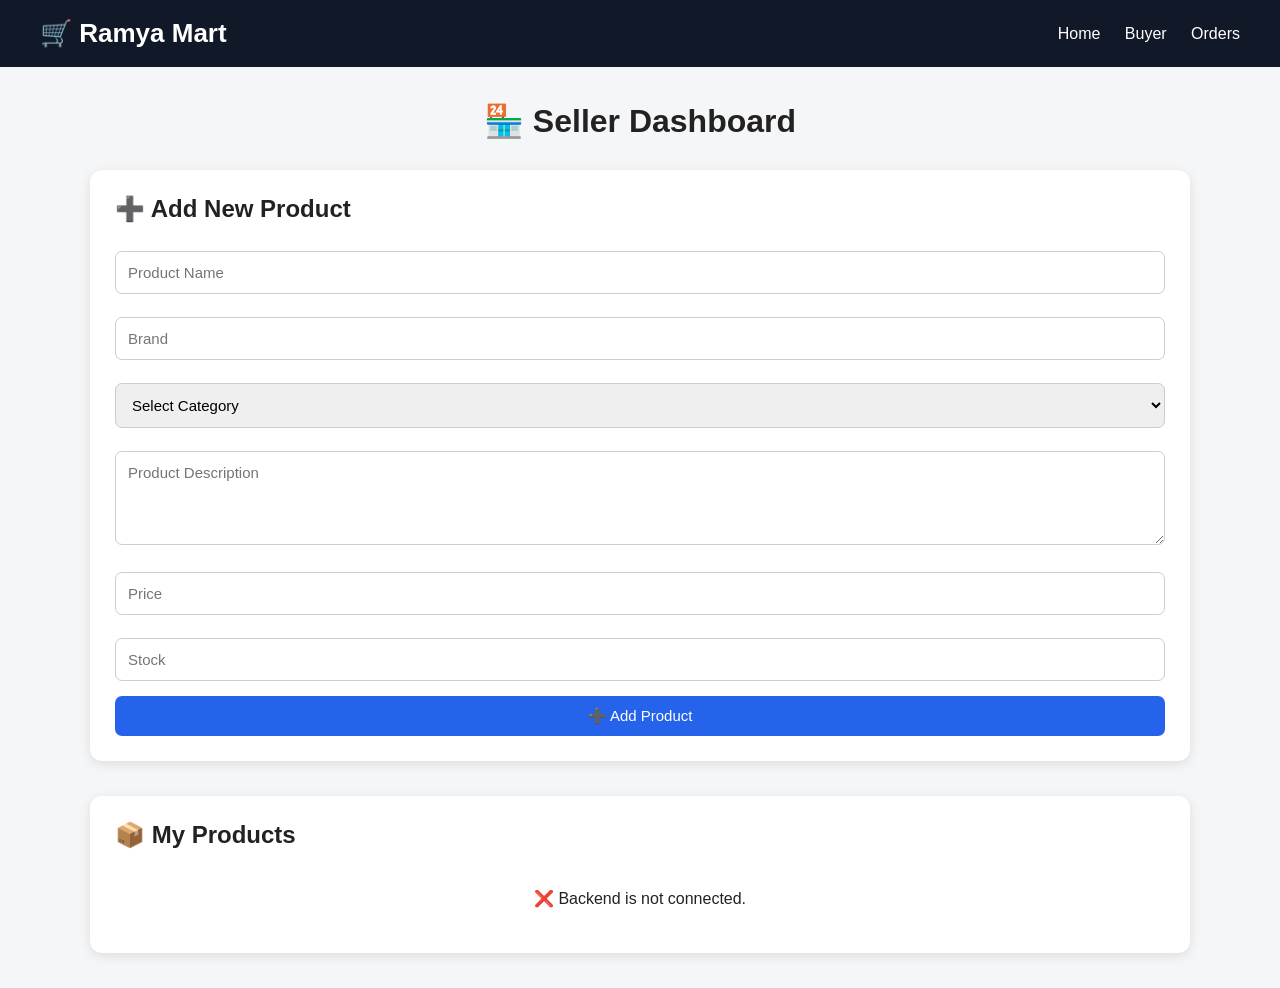
<file: frontend/seller.html>
<!DOCTYPE html>
<html lang="en">

<head>

    <meta charset="UTF-8">

    <meta name="viewport"
          content="width=device-width, initial-scale=1.0">

    <title>Seller Dashboard - Ramya Mart</title>


    <style>

        * {
            box-sizing: border-box;
            margin: 0;
            padding: 0;
            font-family: Arial, sans-serif;
        }


        body {
            background: #f4f6f8;
            color: #222;
        }


        header {
            background: #111827;
            color: white;

            padding: 18px 40px;

            display: flex;
            justify-content: space-between;
            align-items: center;
        }


        .logo {
            font-size: 26px;
            font-weight: bold;
        }


        nav a {
            color: white;
            text-decoration: none;
            margin-left: 20px;
        }


        nav a:hover {
            color: #60a5fa;
        }


        .container {
            width: 90%;
            max-width: 1100px;
            margin: 35px auto;
        }


        h1 {
            text-align: center;
            margin-bottom: 30px;
        }


        .form-box {
            background: white;

            padding: 25px;

            border-radius: 12px;

            box-shadow:
                0 3px 12px rgba(0,0,0,0.1);

            margin-bottom: 35px;
        }


        .form-box h2 {
            margin-bottom: 20px;
        }


        input,
        textarea,
        select {

            width: 100%;

            padding: 12px;

            margin: 8px 0 15px;

            border: 1px solid #ccc;

            border-radius: 7px;

            font-size: 15px;
        }


        button {

            border: none;

            padding: 11px 18px;

            border-radius: 7px;

            cursor: pointer;

            font-size: 15px;
        }


        .add-btn {

            background: #2563eb;

            color: white;

            width: 100%;
        }


        .add-btn:hover {

            background: #1d4ed8;
        }


        .products {

            display: grid;

            grid-template-columns:
                repeat(auto-fit, minmax(250px, 1fr));

            gap: 20px;
        }


        .product-card {

            background: white;

            padding: 20px;

            border-radius: 12px;

            box-shadow:
                0 3px 12px rgba(0,0,0,0.1);
        }


        .product-card h3 {

            margin-bottom: 10px;
        }


        .product-card p {

            margin: 7px 0;
        }


        .edit-btn {

            background: #f59e0b;

            color: white;

            margin-top: 12px;

            width: 100%;
        }


        .edit-btn:hover {

            background: #d97706;
        }


        .delete-btn {

            background: #dc2626;

            color: white;

            margin-top: 10px;

            width: 100%;
        }


        .delete-btn:hover {

            background: #b91c1c;
        }


        .update-btn {

            background: #16a34a;

            color: white;

            width: 100%;

            margin-top: 10px;
        }


        .update-btn:hover {

            background: #15803d;
        }


        .cancel-btn {

            background: #6b7280;

            color: white;

            width: 100%;

            margin-top: 10px;
        }


        .cancel-btn:hover {

            background: #4b5563;
        }


        .message {

            text-align: center;

            padding: 20px;
        }


        .edit-box {

            display: none;

            background: #f9fafb;

            padding: 20px;

            margin-top: 15px;

            border-radius: 10px;

            border: 1px solid #ddd;
        }


        .edit-box h4 {

            margin-bottom: 15px;
        }

    </style>

</head>



<body>


<header>


    <div class="logo">

        🛒 Ramya Mart

    </div>


    <nav>

        <a href="index.html">
            Home
        </a>

        <a href="buyer.html">
            Buyer
        </a>

        <a href="orders.html">
            Orders
        </a>

    </nav>


</header>



<div class="container">


    <h1>
        🏪 Seller Dashboard
    </h1>



    <!-- ================================= -->
    <!-- ADD PRODUCT -->
    <!-- ================================= -->


    <div class="form-box">


        <h2>
            ➕ Add New Product
        </h2>


        <input
            type="text"
            id="productName"
            placeholder="Product Name"
        >


        <input
            type="text"
            id="brand"
            placeholder="Brand"
        >


        <select id="category">

            <option value="">
                Select Category
            </option>

            <option value="Laptops">
                Laptops
            </option>

            <option value="Mobiles">
                Mobiles
            </option>

            <option value="Audio">
                Audio
            </option>

            <option value="Accessories">
                Accessories
            </option>

        </select>


        <textarea
            id="description"
            placeholder="Product Description"
            rows="4"
        ></textarea>


        <input
            type="number"
            id="price"
            placeholder="Price"
        >


        <input
            type="number"
            id="stock"
            placeholder="Stock"
        >


        <button
            class="add-btn"
            onclick="addProduct()"
        >

            ➕ Add Product

        </button>


    </div>



    <!-- ================================= -->
    <!-- PRODUCTS -->
    <!-- ================================= -->


    <div class="form-box">


        <h2>
            📦 My Products
        </h2>


        <div
            id="products"
            class="products"
        >

            <div class="message">

                Loading products...

            </div>

        </div>


    </div>


</div>



<script>

const API_BASE = (window.location.hostname === "localhost" || window.location.hostname === "127.0.0.1")
    ? (window.location.port === "8080" ? "/api" : "http://localhost:8080/api")
    : (window.location.hostname === "ramyamart-backend.onrender.com" ? "/api" : "https://ramyamart-backend.onrender.com/api");

// =====================================
// LOAD PRODUCTS
// =====================================


async function loadProducts() {


    const container =
        document.getElementById("products");


    try {


        const response =
            await fetch(
                `${API_BASE}/products`
            );


        if (!response.ok) {

            throw new Error(
                "Products loading failed"
            );

        }


        const products =
            await response.json();


        container.innerHTML = "";


        if (products.length === 0) {


            container.innerHTML = `

                <div class="message">

                    No products available.

                </div>

            `;


            return;

        }



        products.forEach(
            function(product) {


                const card =
                    document.createElement("div");


                card.className =
                    "product-card";


                card.innerHTML = `


                    <h3>

                        ${product.name}

                    </h3>


                    <p>

                        <strong>
                            Brand:
                        </strong>

                        ${product.brand || "N/A"}

                    </p>


                    <p>

                        <strong>
                            Category:
                        </strong>

                        ${product.category}

                    </p>


                    <p>

                        <strong>
                            Description:
                        </strong>

                        ${product.description || ""}

                    </p>


                    <p>

                        <strong>
                            Price:
                        </strong>

                        ₹${Number(
                            product.price
                        ).toLocaleString("en-IN")}

                    </p>


                    <p>

                        <strong>
                            Stock:
                        </strong>

                        ${product.stock}

                    </p>


                    <button
                        class="edit-btn"
                        onclick="showEditForm(${product.id})"
                    >

                        ✏️ Edit Product

                    </button>


                    <button
                        class="delete-btn"
                        onclick="deleteProduct(${product.id})"
                    >

                        🗑️ Delete Product

                    </button>


                    <!-- EDIT FORM -->


                    <div
                        id="edit-${product.id}"
                        class="edit-box"
                    >


                        <h4>
                            ✏️ Edit Product
                        </h4>


                        <input
                            type="text"
                            id="editName-${product.id}"
                            value="${product.name}"
                            placeholder="Product Name"
                        >


                        <input
                            type="text"
                            id="editBrand-${product.id}"
                            value="${product.brand || ""}"
                            placeholder="Brand"
                        >


                        <select
                            id="editCategory-${product.id}"
                        >

                            <option
                                value="Laptops"
                                ${product.category === "Laptops" ? "selected" : ""}
                            >
                                Laptops
                            </option>


                            <option
                                value="Mobiles"
                                ${product.category === "Mobiles" ? "selected" : ""}
                            >
                                Mobiles
                            </option>


                            <option
                                value="Audio"
                                ${product.category === "Audio" ? "selected" : ""}
                            >
                                Audio
                            </option>


                            <option
                                value="Accessories"
                                ${product.category === "Accessories" ? "selected" : ""}
                            >
                                Accessories
                            </option>

                        </select>


                        <textarea
                            id="editDescription-${product.id}"
                            rows="4"
                            placeholder="Description"
                        >${product.description || ""}</textarea>


                        <input
                            type="number"
                            id="editPrice-${product.id}"
                            value="${product.price}"
                            placeholder="Price"
                        >


                        <input
                            type="number"
                            id="editStock-${product.id}"
                            value="${product.stock}"
                            placeholder="Stock"
                        >


                        <button
                            class="update-btn"
                            onclick="updateProduct(${product.id})"
                        >

                            💾 Save Changes

                        </button>


                        <button
                            class="cancel-btn"
                            onclick="hideEditForm(${product.id})"
                        >

                            ❌ Cancel

                        </button>


                    </div>

                `;


                container.appendChild(card);

            }
        );


    }
    catch (error) {


        console.error(error);


        container.innerHTML = `

            <div class="message">

                ❌ Backend is not connected.

            </div>

        `;

    }

}



// =====================================
// SHOW EDIT FORM
// =====================================


function showEditForm(id) {


    const editBox =
        document.getElementById(
            "edit-" + id
        );


    if (editBox) {

        editBox.style.display =
            "block";

    }

}



// =====================================
// HIDE EDIT FORM
// =====================================


function hideEditForm(id) {


    const editBox =
        document.getElementById(
            "edit-" + id
        );


    if (editBox) {

        editBox.style.display =
            "none";

    }

}



// =====================================
// UPDATE PRODUCT
// =====================================


async function updateProduct(id) {


    const name =
        document.getElementById(
            "editName-" + id
        ).value.trim();


    const brand =
        document.getElementById(
            "editBrand-" + id
        ).value.trim();


    const category =
        document.getElementById(
            "editCategory-" + id
        ).value;


    const description =
        document.getElementById(
            "editDescription-" + id
        ).value.trim();


    const price =
        document.getElementById(
            "editPrice-" + id
        ).value;


    const stock =
        document.getElementById(
            "editStock-" + id
        ).value;



    if (
        name === "" ||
        category === "" ||
        description === "" ||
        price === "" ||
        stock === ""
    ) {


        alert(
            "Please fill all product details."
        );


        return;

    }



    const product = {

        name: name,

        brand: brand,

        category: category,

        description: description,

        price: Number(price),

        stock: Number(stock)

    };



    try {


        const response =
            await fetch(
                `${API_BASE}/products/${id}`,
                {

                    method: "PUT",

                    headers: {

                        "Content-Type":
                            "application/json"

                    },

                    body:
                        JSON.stringify(product)

                }
            );


        if (!response.ok) {


            const error =
                await response.text();


            alert(
                "❌ Product could not be updated.\n\n" +
                error
            );


            return;

        }



        alert(
            "✅ Product updated successfully!"
        );


        loadProducts();


    }
    catch (error) {


        console.error(error);


        alert(
            "❌ Backend is not connected!"
        );

    }

}



// =====================================
// ADD PRODUCT
// =====================================


async function addProduct() {


    const name =
        document.getElementById(
            "productName"
        ).value.trim();


    const brand =
        document.getElementById(
            "brand"
        ).value.trim();


    const category =
        document.getElementById(
            "category"
        ).value;


    const description =
        document.getElementById(
            "description"
        ).value.trim();


    const price =
        document.getElementById(
            "price"
        ).value;


    const stock =
        document.getElementById(
            "stock"
        ).value;



    if (
        name === "" ||
        category === "" ||
        description === "" ||
        price === "" ||
        stock === ""
    ) {


        alert(
            "Please fill all product details."
        );


        return;

    }



    const product = {

        name: name,

        brand: brand,

        category: category,

        description: description,

        price: Number(price),

        stock: Number(stock)

    };



    try {


        const response =
            await fetch(
                `${API_BASE}/products`,
                {

                    method: "POST",

                    headers: {

                        "Content-Type":
                            "application/json"

                    },

                    body:
                        JSON.stringify(product)

                }
            );



        if (!response.ok) {


            const error =
                await response.text();


            alert(
                "❌ Product could not be added.\n\n" +
                error
            );


            return;

        }



        alert(
            "✅ Product added successfully!"
        );



        document.getElementById(
            "productName"
        ).value = "";


        document.getElementById(
            "brand"
        ).value = "";


        document.getElementById(
            "category"
        ).value = "";


        document.getElementById(
            "description"
        ).value = "";


        document.getElementById(
            "price"
        ).value = "";


        document.getElementById(
            "stock"
        ).value = "";



        loadProducts();


    }
    catch (error) {


        console.error(error);


        alert(
            "❌ Backend is not connected!"
        );

    }

}



// =====================================
// DELETE PRODUCT
// =====================================


async function deleteProduct(id) {


    const confirmDelete =
        confirm(
            "Are you sure you want to delete this product?"
        );


    if (!confirmDelete) {

        return;

    }



    try {


        const response =
            await fetch(
                `${API_BASE}/products/${id}`,
                {

                    method: "DELETE"

                }
            );


        const message =
            await response.text();



        if (response.ok) {


            alert(
                "🗑️ " + message
            );


            loadProducts();

        }
        else {


            alert(
                "❌ " + message
            );

        }

    }
    catch (error) {


        console.error(error);


        alert(
            "❌ Backend is not connected!"
        );

    }

}



// =====================================
// START
// =====================================


loadProducts();


</script>


</body>

</html>
</file>
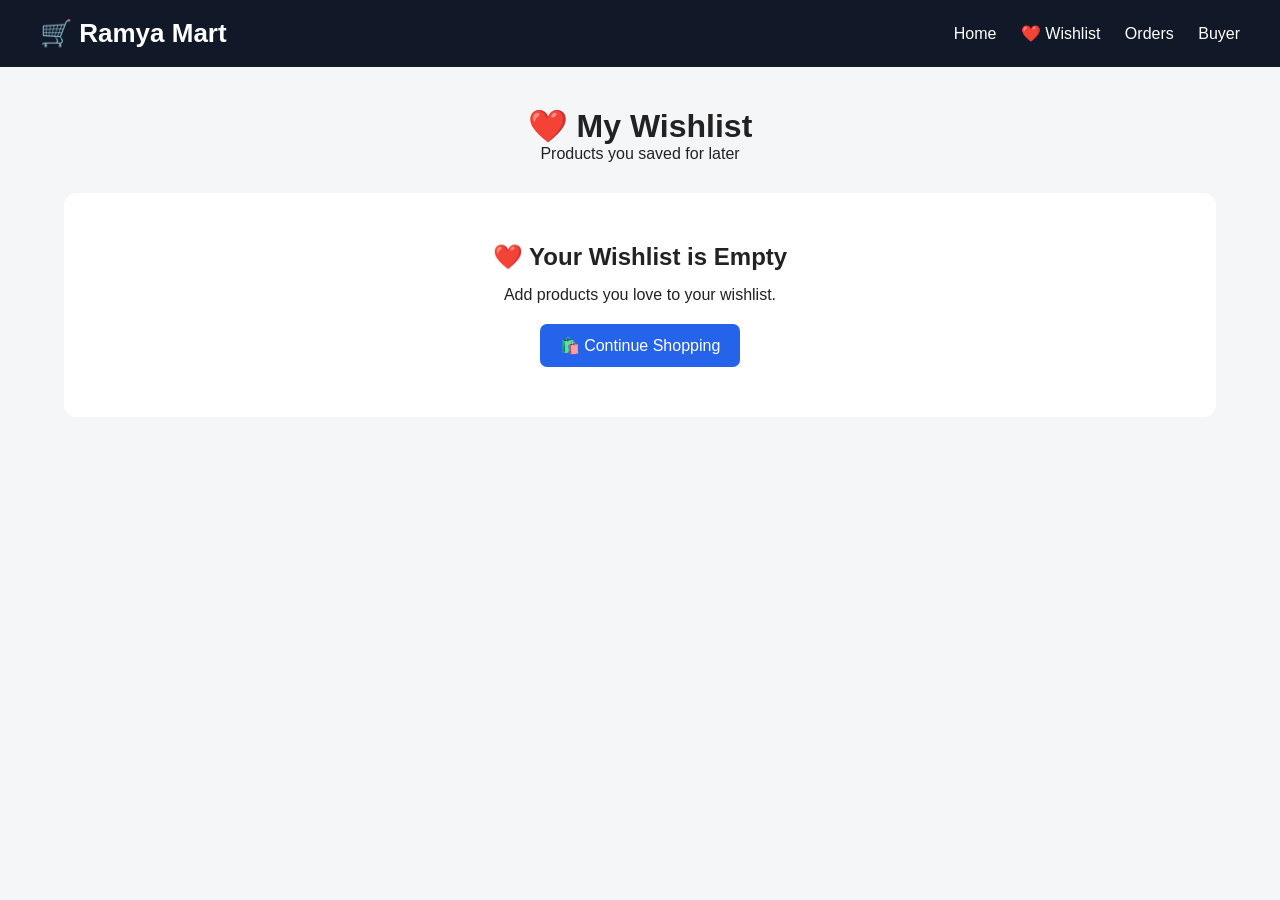
<file: frontend/wishlist.html>
<!DOCTYPE html>
<html lang="en">

<head>
    <meta charset="UTF-8">

    <meta name="viewport"
          content="width=device-width, initial-scale=1.0">

    <title>Wishlist - Ramya Mart</title>

    <style>

        * {
            box-sizing: border-box;
            margin: 0;
            padding: 0;
            font-family: Arial, sans-serif;
        }

        body {
            background: #f4f6f8;
            color: #222;
        }

        header {
            background: #111827;
            color: white;
            padding: 18px 40px;

            display: flex;
            justify-content: space-between;
            align-items: center;
        }

        .logo {
            font-size: 26px;
            font-weight: bold;
        }

        nav a {
            color: white;
            text-decoration: none;
            margin-left: 20px;
        }

        nav a:hover {
            color: #60a5fa;
        }

        .container {
            width: 90%;
            max-width: 1200px;
            margin: 40px auto;
        }

        .title {
            text-align: center;
            margin-bottom: 30px;
        }

        .title h1 {
            font-size: 32px;
        }

        .wishlist-container {
            display: grid;
            grid-template-columns:
                repeat(auto-fit, minmax(250px, 1fr));

            gap: 25px;
        }

        .wishlist-card {
            background: white;
            border-radius: 12px;
            padding: 20px;

            box-shadow:
                0 4px 12px rgba(0,0,0,0.1);
        }

        .wishlist-card img {
            width: 100%;
            height: 220px;
            object-fit: cover;
            border-radius: 10px;
        }

        .wishlist-card h2 {
            margin: 15px 0 8px;
            font-size: 21px;
        }

        .brand {
            color: #666;
            margin-bottom: 10px;
        }

        .price {
            font-size: 22px;
            font-weight: bold;
            margin: 12px 0;
        }

        .description {
            color: #555;
            line-height: 1.5;
            margin-bottom: 15px;
        }

        button {
            border: none;
            padding: 11px 15px;
            border-radius: 7px;
            cursor: pointer;
            margin: 4px;
            font-size: 14px;
        }

        .cart-btn {
            background: #f59e0b;
            color: white;
        }

        .buy-btn {
            background: #16a34a;
            color: white;
        }

        .remove-btn {
            background: #dc2626;
            color: white;
        }

        button:hover {
            opacity: 0.85;
        }

        .empty {
            background: white;
            padding: 50px;
            text-align: center;
            border-radius: 12px;
        }

        .empty h2 {
            margin-bottom: 15px;
        }

        .home-btn {
            display: inline-block;
            margin-top: 20px;
            padding: 12px 20px;
            background: #2563eb;
            color: white;
            text-decoration: none;
            border-radius: 7px;
        }

        @media (max-width: 700px) {

            header {
                padding: 15px;
                flex-direction: column;
                gap: 15px;
            }

            nav a {
                margin-left: 8px;
            }
        }

    </style>

</head>


<body>


<header>

    <div class="logo">
        🛒 Ramya Mart
    </div>

    <nav>

        <a href="index.html">
            Home
        </a>

        <a href="wishlist.html">
            ❤️ Wishlist
        </a>

        <a href="orders.html">
            Orders
        </a>

        <a href="buyer.html">
            Buyer
        </a>

    </nav>

</header>



<div class="container">


    <div class="title">

        <h1>
            ❤️ My Wishlist
        </h1>

        <p>
            Products you saved for later
        </p>

    </div>


    <div id="wishlistContainer">

    </div>


</div>



<script>


/* =========================
   PRODUCT IMAGES
========================= */

const productImages = {

    "HP Laptop":
        "https://images.unsplash.com/photo-1496181133206-80ce9b88a853?auto=format&fit=crop&w=600&q=80",

    "Dell Laptop":
        "https://images.unsplash.com/photo-1496181133206-80ce9b88a853?auto=format&fit=crop&w=600&q=80",

    "Lenovo Laptop":
        "https://images.unsplash.com/photo-1496181133206-80ce9b88a853?auto=format&fit=crop&w=600&q=80",

    "ASUS Laptop":
        "https://images.unsplash.com/photo-1496181133206-80ce9b88a853?auto=format&fit=crop&w=600&q=80",

    "Samsung Galaxy":
        "https://images.unsplash.com/photo-1511707171634-5f897ff02aa9?auto=format&fit=crop&w=600&q=80",

    "OnePlus Mobile":
        "https://images.unsplash.com/photo-1511707171634-5f897ff02aa9?auto=format&fit=crop&w=600&q=80",

    "Wireless Headphones":
        "https://images.unsplash.com/photo-1505740420928-5e560c06d30e?auto=format&fit=crop&w=600&q=80",

    "Wireless Mouse":
        "https://images.unsplash.com/photo-1527814050087-3793815479db?auto=format&fit=crop&w=600&q=80"

};



/* =========================
   LOAD WISHLIST
========================= */

function loadWishlist() {

    const container =
        document.getElementById(
            "wishlistContainer"
        );


    let wishlist = [];


    try {

        const savedWishlist =
            localStorage.getItem(
                "ramyaWishlist"
            );


        if (savedWishlist) {

            wishlist =
                JSON.parse(
                    savedWishlist
                );

        }

    }
    catch (error) {

        wishlist = [];

    }



    /* EMPTY WISHLIST */

    if (wishlist.length === 0) {

        container.innerHTML = `

            <div class="empty">

                <h2>
                    ❤️ Your Wishlist is Empty
                </h2>

                <p>
                    Add products you love to your wishlist.
                </p>

                <a
                    href="index.html"
                    class="home-btn"
                >
                    🛍️ Continue Shopping
                </a>

            </div>

        `;

        return;

    }



    /* DISPLAY PRODUCTS */

    container.innerHTML = `

        <div class="wishlist-container">

            ${
                wishlist.map(
                    (product, index) => {

                        const image =
                            productImages[
                                product.name
                            ]
                            ||
                            "https://via.placeholder.com/600x400?text=Ramya+Mart";


                        return `

                            <div class="wishlist-card">

                                <img
                                    src="${image}"
                                    alt="${product.name}"
                                >


                                <h2>
                                    ${product.name}
                                </h2>


                                <div class="brand">

                                    Brand:
                                    ${
                                        product.brand
                                        ||
                                        "N/A"
                                    }

                                </div>


                                <div class="price">

                                    ₹${Number(
                                        product.price
                                    ).toLocaleString(
                                        "en-IN"
                                    )}

                                </div>


                                <div class="description">

                                    ${
                                        product.description
                                        ||
                                        "No description available."
                                    }

                                </div>


                                <button
                                    class="cart-btn"
                                    onclick="addToCart(${index})"
                                >
                                    🛒 Add to Cart
                                </button>


                                <button
                                    class="buy-btn"
                                    onclick="buyNow(${index})"
                                >
                                    🛍️ Buy Now
                                </button>


                                <button
                                    class="remove-btn"
                                    onclick="removeFromWishlist(${index})"
                                >
                                    ❌ Remove
                                </button>

                            </div>

                        `;

                    }
                ).join("")
            }

        </div>

    `;

}



/* =========================
   ADD TO CART
========================= */

function addToCart(index) {

    let wishlist =
        JSON.parse(
            localStorage.getItem(
                "ramyaWishlist"
            )
        ) || [];


    const product =
        wishlist[index];


    if (!product) {

        return;

    }


    let cart =
        JSON.parse(
            localStorage.getItem(
                "ramyaCart"
            )
        ) || [];


    const existingProduct =
        cart.find(
            item =>
                item.id === product.id
        );


    if (existingProduct) {

        existingProduct.quantity++;

    }
    else {

        cart.push({

            id:
                product.id,

            name:
                product.name,

            price:
                Number(
                    product.price
                ),

            quantity: 1

        });

    }


    localStorage.setItem(

        "ramyaCart",

        JSON.stringify(cart)

    );


    alert(
        product.name
        +
        " added to cart! 🛒"
    );

}



/* =========================
   BUY NOW
========================= */

function buyNow(index) {

    let wishlist =
        JSON.parse(
            localStorage.getItem(
                "ramyaWishlist"
            )
        ) || [];


    const product =
        wishlist[index];


    if (!product) {

        return;

    }


    const cart = [

        {

            id:
                product.id,

            name:
                product.name,

            price:
                Number(
                    product.price
                ),

            quantity: 1

        }

    ];


    localStorage.setItem(

        "ramyaCart",

        JSON.stringify(cart)

    );


    window.location.href =
        "index.html#cart";

}



/* =========================
   REMOVE FROM WISHLIST
========================= */

function removeFromWishlist(index) {

    let wishlist =
        JSON.parse(
            localStorage.getItem(
                "ramyaWishlist"
            )
        ) || [];


    if (!wishlist[index]) {

        return;

    }


    const productName =
        wishlist[index].name;


    wishlist.splice(
        index,
        1
    );


    localStorage.setItem(

        "ramyaWishlist",

        JSON.stringify(wishlist)

    );


    alert(

        productName
        +
        " removed from Wishlist! ❌"

    );


    loadWishlist();

}



/* =========================
   START
========================= */

document.addEventListener(
    "DOMContentLoaded",
    function() {

        loadWishlist();

    }
);

</script>


</body>

</html>
</file>
<file: frontend/style.css>
* {
    margin: 0;
    padding: 0;
    box-sizing: border-box;
    font-family: Arial, sans-serif;
}

html {
    scroll-behavior: smooth;
}

body {
    background: #f5f6fa;
    color: #222;
}


/* ================= NAVIGATION ================= */

header {
    background: #111827;
    color: white;
    padding: 18px 40px;

    display: flex;
    align-items: center;
    gap: 30px;

    position: sticky;
    top: 0;
    z-index: 1000;
}

.logo {
    font-size: 25px;
    font-weight: bold;
    white-space: nowrap;
}


/* Search */

.search-box {
    display: flex;
    flex: 1;
    max-width: 450px;
}

.search-box input {
    width: 100%;
    padding: 12px 15px;

    border: none;
    outline: none;

    border-radius: 6px 0 0 6px;

    font-size: 15px;
}

.search-box button {
    padding: 12px 18px;

    border: none;
    background: #f59e0b;
    color: white;

    cursor: pointer;

    border-radius: 0 6px 6px 0;
}

.search-box button:hover {
    background: #d97706;
}


/* Navigation links */

nav {
    display: flex;
    gap: 20px;
    margin-left: auto;

    align-items: center;
}

nav a {
    color: white;
    text-decoration: none;
    font-size: 15px;
}

nav a:hover {
    color: #38bdf8;
}


/* ================= HOME ================= */

.hero {
    min-height: 430px;

    display: flex;
    justify-content: center;
    align-items: center;

    text-align: center;

    background: linear-gradient(
        135deg,
        #2563eb,
        #7c3aed
    );

    color: white;

    padding: 50px 20px;
}

.hero-content {
    max-width: 700px;
}

.hero h1 {
    font-size: 52px;
    margin-bottom: 15px;
}

.hero p {
    font-size: 21px;
    margin-bottom: 15px;
}

.offer {
    font-weight: bold;
    color: #fde68a;
}

.shop-btn {
    display: inline-block;

    background: white;
    color: #111827;

    padding: 14px 35px;

    border-radius: 25px;

    text-decoration: none;

    font-weight: bold;

    margin-top: 15px;

    transition: 0.3s;
}

.shop-btn:hover {
    transform: scale(1.05);
}


/* ================= CATEGORIES ================= */

.categories {
    padding: 55px 30px;

    text-align: center;

    background: white;
}

.categories h2 {
    font-size: 32px;
    margin-bottom: 35px;
}

.category-container {
    display: flex;

    justify-content: center;

    gap: 25px;

    flex-wrap: wrap;
}

.category-card {
    width: 210px;

    padding: 25px;

    background: #f8fafc;

    border-radius: 15px;

    cursor: pointer;

    box-shadow: 0 5px 15px rgba(0,0,0,0.08);

    transition: 0.3s;
}

.category-card:hover {
    transform: translateY(-8px);

    box-shadow: 0 10px 25px rgba(0,0,0,0.15);
}

.category-card:first-letter {
    font-size: 45px;
}

.category-card h3 {
    margin: 12px 0 8px;
}

.category-card p {
    color: #666;
}


/* ================= PRODUCTS ================= */

.products {
    padding: 60px 30px;

    text-align: center;
}

.products h2 {
    font-size: 34px;
    margin-bottom: 40px;
}

.product-container {
    display: grid;

    grid-template-columns:
        repeat(auto-fit, minmax(250px, 1fr));

    gap: 30px;

    max-width: 1200px;

    margin: auto;
}

.product-card {
    background: white;

    padding: 25px;

    border-radius: 15px;

    box-shadow: 0 5px 20px rgba(0,0,0,0.10);

    position: relative;

    transition: 0.3s;
}

.product-card:hover {
    transform: translateY(-8px);

    box-shadow: 0 10px 30px rgba(0,0,0,0.15);
}

.product-image {
    font-size: 80px;

    height: 130px;

    display: flex;

    justify-content: center;
    align-items: center;

    background: #f8fafc;

    border-radius: 12px;

    margin-bottom: 15px;
}

.discount {
    position: absolute;

    top: 15px;
    left: 15px;

    background: #dc2626;

    color: white;

    padding: 5px 10px;

    border-radius: 5px;

    font-size: 12px;

    font-weight: bold;
}

.product-card h3 {
    font-size: 21px;

    margin: 12px 0;
}

.product-card p {
    color: #666;

    min-height: 42px;

    font-size: 14px;
}

.rating {
    margin: 12px 0;

    font-size: 15px;
}

.product-card h4 {
    color: #e11d48;

    font-size: 23px;

    margin: 15px 0;
}


/* Product buttons */

.product-card button {
    width: 100%;

    padding: 11px;

    margin-top: 7px;

    border: none;

    border-radius: 7px;

    background: #2563eb;

    color: white;

    cursor: pointer;

    font-size: 14px;
}

.product-card button:hover {
    background: #1d4ed8;
}

.product-card .buy-btn {
    background: #f59e0b;
}

.product-card .buy-btn:hover {
    background: #d97706;
}


/* ================= CART ================= */

.cart-section {
    padding: 60px 30px;

    text-align: center;

    background: #e5e7eb;
}

.cart-section h2 {
    font-size: 32px;

    margin-bottom: 30px;
}

#cartItems {
    max-width: 700px;

    margin: auto;

    background: white;

    padding: 25px;

    border-radius: 12px;

    min-height: 80px;
}

#cartTotal {
    color: #e11d48;
}

.checkout-btn {
    margin-top: 20px;

    padding: 13px 30px;

    border: none;

    border-radius: 7px;

    background: #16a34a;

    color: white;

    cursor: pointer;

    font-size: 16px;
}

.checkout-btn:hover {
    background: #15803d;
}


/* ================= REGISTER / LOGIN ================= */

.form-section {
    padding: 60px 20px;

    text-align: center;

    background: white;
}

.form-section h2 {
    font-size: 32px;

    margin-bottom: 30px;
}

form {
    width: 400px;

    max-width: 100%;

    margin: auto;

    background: #f8fafc;

    padding: 30px;

    border-radius: 15px;

    box-shadow: 0 5px 20px rgba(0,0,0,0.10);
}

form input,
form select {
    width: 100%;

    padding: 13px;

    margin-bottom: 15px;

    border: 1px solid #ccc;

    border-radius: 7px;

    font-size: 15px;

    outline: none;
}

form input:focus,
form select:focus {
    border-color: #2563eb;
}

form button {
    width: 100%;

    padding: 13px;

    background: #111827;

    color: white;

    border: none;

    border-radius: 7px;

    cursor: pointer;

    font-size: 16px;
}

form button:hover {
    background: #2563eb;
}


/* ================= FOOTER ================= */

footer {
    background: #111827;

    color: white;

    text-align: center;

    padding: 30px;
}

footer h3 {
    margin-bottom: 10px;
}

footer p {
    margin: 5px;
    color: #d1d5db;
}


/* ================= MOBILE ================= */

@media (max-width: 900px) {

    header {
        flex-wrap: wrap;

        justify-content: center;
    }

    .search-box {
        order: 3;

        flex-basis: 100%;

        max-width: 600px;
    }

    nav {
        margin-left: 0;

        flex-wrap: wrap;

        justify-content: center;
    }
}


@media (max-width: 600px) {

    header {
        padding: 18px 15px;
    }

    .logo {
        font-size: 22px;
    }

    nav {
        gap: 12px;
    }

    nav a {
        font-size: 13px;
    }

    .hero h1 {
        font-size: 35px;
    }

    .hero p {
        font-size: 17px;
    }

    .products {
        padding: 40px 15px;
    }

    .product-container {
        grid-template-columns: 1fr;
    }
}
/* CHECKOUT */

.checkout-section {
    padding: 60px 20px;
    text-align: center;
    background: white;
}

.checkout-section h2 {
    font-size: 32px;
    margin-bottom: 30px;
}

.checkout-section h3 {
    margin: 20px 0;
}

.checkout-section textarea {
    width: 100%;
    height: 100px;
    padding: 13px;
    margin-bottom: 15px;
    border: 1px solid #ccc;
    border-radius: 7px;
    resize: none;
    font-size: 15px;
}

.checkout-section button {
    width: 100%;
    padding: 13px;
    background: #16a34a;
    color: white;
    border: none;
    border-radius: 7px;
    cursor: pointer;
    font-size: 16px;
}

.checkout-section button:hover {
    background: #15803d;
}
.product-image {
    width: 100%;
    height: 180px;
    overflow: hidden;
    border-radius: 12px;
    margin-bottom: 15px;
}

.product-image img {
    width: 100%;
    height: 100%;
    object-fit: cover;
    display: block;
}


/* =====================================================
   CHAT BOX WIDGET STYLES
   ===================================================== */

.chat-widget {
    position: fixed;
    bottom: 25px;
    right: 25px;
    z-index: 9999;
}

/* Floating Toggle Button */
.chat-toggle-btn {
    display: flex;
    align-items: center;
    gap: 10px;
    background: linear-gradient(135deg, #2563eb, #1d4ed8);
    color: white;
    border: none;
    border-radius: 50px;
    padding: 14px 22px;
    font-size: 15px;
    font-weight: 600;
    cursor: pointer;
    box-shadow: 0 10px 25px rgba(37, 99, 235, 0.4);
    transition: all 0.3s ease;
}

.chat-toggle-btn:hover {
    transform: translateY(-3px) scale(1.02);
    box-shadow: 0 14px 30px rgba(37, 99, 235, 0.55);
}

.chat-toggle-btn .chat-icon {
    font-size: 20px;
}

.chat-toggle-btn .chat-badge {
    background: rgba(255, 255, 255, 0.25);
    padding: 3px 10px;
    border-radius: 12px;
    font-size: 13px;
    letter-spacing: 0.5px;
}

/* Chat Window Modal */
.chat-window {
    position: fixed;
    bottom: 95px;
    right: 25px;
    width: 380px;
    max-width: calc(100vw - 40px);
    height: 520px;
    max-height: calc(100vh - 120px);
    background: #ffffff;
    border-radius: 16px;
    box-shadow: 0 20px 40px rgba(0, 0, 0, 0.22);
    display: flex;
    flex-direction: column;
    overflow: hidden;
    animation: chatSlideUp 0.3s ease-out;
    border: 1px solid #e5e7eb;
}

@keyframes chatSlideUp {
    from {
        opacity: 0;
        transform: translateY(20px) scale(0.96);
    }
    to {
        opacity: 1;
        transform: translateY(0) scale(1);
    }
}

/* Header */
.chat-header {
    background: #111827;
    color: white;
    padding: 16px 20px;
    display: flex;
    align-items: center;
    justify-content: space-between;
    border-bottom: 2px solid #2563eb;
}

.chat-header-info {
    display: flex;
    align-items: center;
    gap: 12px;
}

.chat-avatar {
    font-size: 24px;
    background: rgba(255, 255, 255, 0.1);
    width: 42px;
    height: 42px;
    border-radius: 50%;
    display: flex;
    align-items: center;
    justify-content: center;
}

.chat-header h4 {
    margin: 0;
    font-size: 16px;
    color: #ffffff;
}

.chat-status {
    font-size: 12px;
    color: #10b981;
    display: flex;
    align-items: center;
    gap: 6px;
    margin-top: 2px;
}

.status-dot {
    width: 8px;
    height: 8px;
    background: #10b981;
    border-radius: 50%;
    display: inline-block;
    box-shadow: 0 0 8px #10b981;
}

.chat-close-btn {
    background: transparent;
    border: none;
    color: #9ca3af;
    font-size: 20px;
    cursor: pointer;
    padding: 4px 8px;
    border-radius: 6px;
    transition: color 0.2s;
}

.chat-close-btn:hover {
    color: white;
    background: rgba(255, 255, 255, 0.1);
}

/* Messages Area */
.chat-messages {
    flex: 1;
    padding: 16px;
    overflow-y: auto;
    background: #f9fafb;
    display: flex;
    flex-direction: column;
    gap: 12px;
}

.chat-msg {
    display: flex;
    flex-direction: column;
    max-width: 82%;
}

.chat-msg.bot-msg {
    align-self: flex-start;
}

.chat-msg.user-msg {
    align-self: flex-end;
}

.msg-bubble {
    padding: 12px 15px;
    border-radius: 14px;
    font-size: 14px;
    line-height: 1.5;
    word-break: break-word;
}

.bot-msg .msg-bubble {
    background: #ffffff;
    color: #1f2937;
    border: 1px solid #e5e7eb;
    border-bottom-left-radius: 3px;
    box-shadow: 0 2px 4px rgba(0, 0, 0, 0.04);
}

.user-msg .msg-bubble {
    background: #2563eb;
    color: white;
    border-bottom-right-radius: 3px;
}

.msg-time {
    font-size: 11px;
    color: #9ca3af;
    margin-top: 4px;
    padding: 0 4px;
}

.user-msg .msg-time {
    text-align: right;
}

/* Quick Suggestion Chips */
.chat-suggestions {
    padding: 8px 14px;
    background: #ffffff;
    border-top: 1px solid #f3f4f6;
    display: flex;
    gap: 6px;
    overflow-x: auto;
    white-space: nowrap;
    scrollbar-width: thin;
}

.suggestion-chip {
    background: #eff6ff;
    color: #1d4ed8;
    border: 1px solid #bfdbfe;
    border-radius: 20px;
    padding: 6px 12px;
    font-size: 12px;
    cursor: pointer;
    flex-shrink: 0;
    transition: all 0.2s;
}

.suggestion-chip:hover {
    background: #2563eb;
    color: white;
    border-color: #2563eb;
}

/* Input Area */
.chat-input-area {
    display: flex;
    padding: 12px;
    background: white;
    border-top: 1px solid #e5e7eb;
    gap: 8px;
}

.chat-input-area input {
    flex: 1;
    padding: 10px 14px;
    border: 1px solid #d1d5db;
    border-radius: 25px;
    outline: none;
    font-size: 14px;
    transition: border-color 0.2s;
}

.chat-input-area input:focus {
    border-color: #2563eb;
    box-shadow: 0 0 0 3px rgba(37, 99, 235, 0.15);
}

.chat-input-area button {
    background: #2563eb;
    color: white;
    border: none;
    width: 40px;
    height: 40px;
    border-radius: 50%;
    cursor: pointer;
    font-size: 16px;
    display: flex;
    align-items: center;
    justify-content: center;
    transition: background 0.2s;
}

.chat-input-area button:hover {
    background: #1d4ed8;
}

/* Typing Dots Animation */
.typing-indicator {
    display: flex;
    align-items: center;
    gap: 4px;
    padding: 10px 14px;
}

.typing-dot {
    width: 6px;
    height: 6px;
    background: #9ca3af;
    border-radius: 50%;
    animation: typingBounce 1.2s infinite ease-in-out;
}

.typing-dot:nth-child(1) { animation-delay: 0s; }
.typing-dot:nth-child(2) { animation-delay: 0.2s; }
.typing-dot:nth-child(3) { animation-delay: 0.4s; }

@keyframes typingBounce {
    0%, 80%, 100% { transform: scale(0); opacity: 0.4; }
    40% { transform: scale(1); opacity: 1; }
}
</file>
